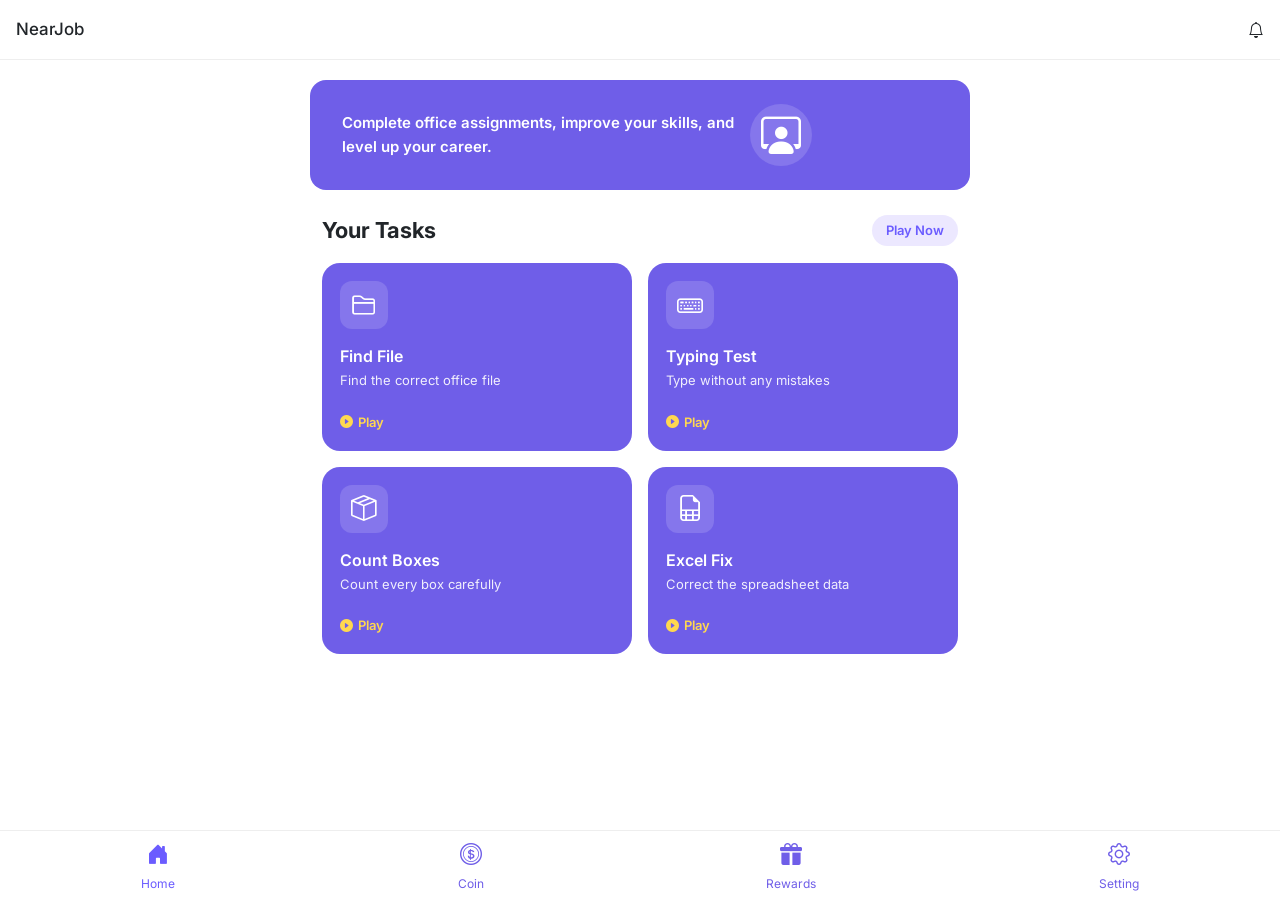
<file: index.html>
<!DOCTYPE html>
<html lang="en">
<head>
<meta charset="UTF-8">
<meta name="viewport" content="width=device-width,initial-scale=1,maximum-scale=1,user-scalable=no,shrink-to-fit=no,viewport-fit=cover">

<title> NearJob </title>

<link href="https://cdn.jsdelivr.net/npm/bootstrap@5.3.3/dist/css/bootstrap.min.css" rel="stylesheet">
<link rel="stylesheet" href="https://cdn.jsdelivr.net/npm/bootstrap-icons@1.11.3/font/bootstrap-icons.min.css">

<link rel="stylesheet" href="css/global.css?v=11.07.26">
<link rel="stylesheet" href="css/style.css?v=11.07.26">

</head>
<body>

<!-- Header -->

<header class="header d-flex justify-content-between align-items-center px-3 py-2">

  <!-- Brand -->
  <h1 class="brand m-0"> NearJob </h1>

  <!-- Right Icons -->
  <nav class="d-flex align-items-center gap-2">
      <!-- Notifications -->
      <a href="notifications/notifications.html" class="icon-circle position-relative">
         <i class="bi bi-bell"></i>
     </a>
  </nav>

</header>

<!----------- Banner ----------->

<section class="hero py-4">
    <div class="container">
        <div class="row align-items-center g-3">
            <div class="col-8">
                <h6 class="mb-0">Complete office assignments, improve your skills, and level up your career.</h6>
            </div>
            <div class="col-4 text-end">
                <div class="hero-avatar">
                    <i class="bi bi-person-workspace fs-1"></i>
                </div>
            </div>
        </div>
    </div>
</section>


<div class="container my-4">

    <div class="d-flex justify-content-between align-items-center mb-3">
        <div class="section-title">  Your Tasks </div>
        <div class="section-sub-title"> Play Now </div>
    </div>


  <!-------------------------------------------------->
    <div class="row g-3 mb-5">

        <div class="col-6">
            <a href="Games/Find-files.html" class="task-card">
                <div class="icon-box"> <i class="bi bi-folder2"></i> </div>
                <h6>Find File</h6>
                <p>Find the correct office file</p>
                <div class="play-small"> <i class="bi bi-play-circle-fill"></i> Play </div>
            </a>
        </div>

        <div class="col-6">
            <a href="Games/Typing.html" class="task-card">
                <div class="icon-box"> <i class="bi bi-keyboard"></i></div>
                <h6>Typing Test</h6>
                <p>Type without any mistakes</p>
                <div class="play-small"> <i class="bi bi-play-circle-fill"></i> Play </div>
            </a>
        </div>

        <div class="col-6">
            <a href="Games/count-box.html" class="task-card">
                <div class="icon-box">
                    <i class="bi bi-box-seam"></i>
                </div>
                <h6>Count Boxes</h6>
                <p>Count every box carefully</p>
                <div class="play-small"> <i class="bi bi-play-circle-fill"></i> Play </div>
            </a>
        </div>

        <div class="col-6">
            <a href="Games/exclesheet.html" class="task-card">
                <div class="icon-box"> <i class="bi bi-file-earmark-spreadsheet"></i> </div>
                <h6>Excel Fix</h6>
                <p>Correct the spreadsheet data</p>
                <div class="play-small"> <i class="bi bi-play-circle-fill"></i> Play </div>
            </a>
        </div>

    </div>

</div>

<!-- Bottom Navigation -->

<nav class="bottom-nav">
    <a onclick="location.reload()" class="active"> <i class="bi bi-house-door-fill"></i> Home </a>
    <a href="points/coin-history.html"> <i class="bi bi-coin"></i> Coin </a>
    <a href="points/rewards.html"> <i class="bi bi-gift-fill"></i> Rewards </a>
    <a href="pages/settings.html"> <i class="bi bi-gear"></i> Setting </a>
</nav>

</body>
</html>
</file>
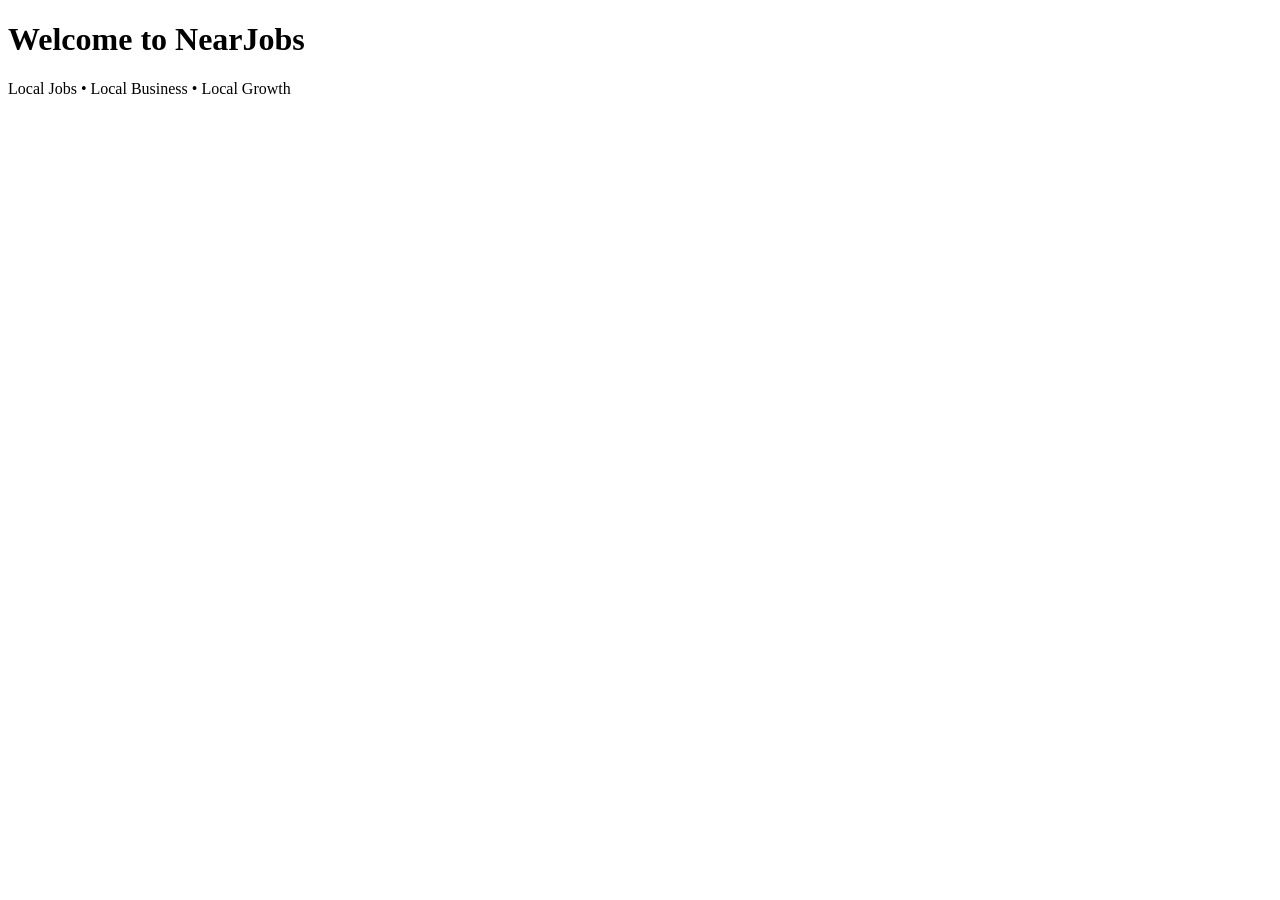
<file: opengraph.html>
<!DOCTYPE html>
<html lang="en">
<head>
    <meta charset="UTF-8">
    <meta name="viewport" content="width=device-width, initial-scale=1.0">

    <title>NearJobs - Local Jobs Near You</title>
    <meta name="description" content="Find local jobs, businesses, and opportunities in your town with NearJobs.">

    <!-- Open Graph -->
    <meta property="og:type" content="website">
    <meta property="og:title" content="NearJobs - Local Jobs Near You">
    <meta property="og:description" content="Find local jobs, businesses, and opportunities in your town.">
    <meta property="og:image" content="https://example.com/assets/og-image.jpg">

    <!-- Twitter Card -->
    <meta name="twitter:card" content="summary_large_image">
    <meta name="twitter:title" content="NearJobs - Local Jobs Near You">
    <meta name="twitter:description" content="Find local jobs, businesses, and opportunities in your town.">
    <meta name="twitter:image" content="https://example.com/assets/og-image.jpg">

    <!-- Favicon -->
    <link rel="icon" href="favicon.ico">
</head>
<body>

    <h1>Welcome to NearJobs</h1>
    <p>Local Jobs • Local Business • Local Growth</p>

</body>
</html>
</file>
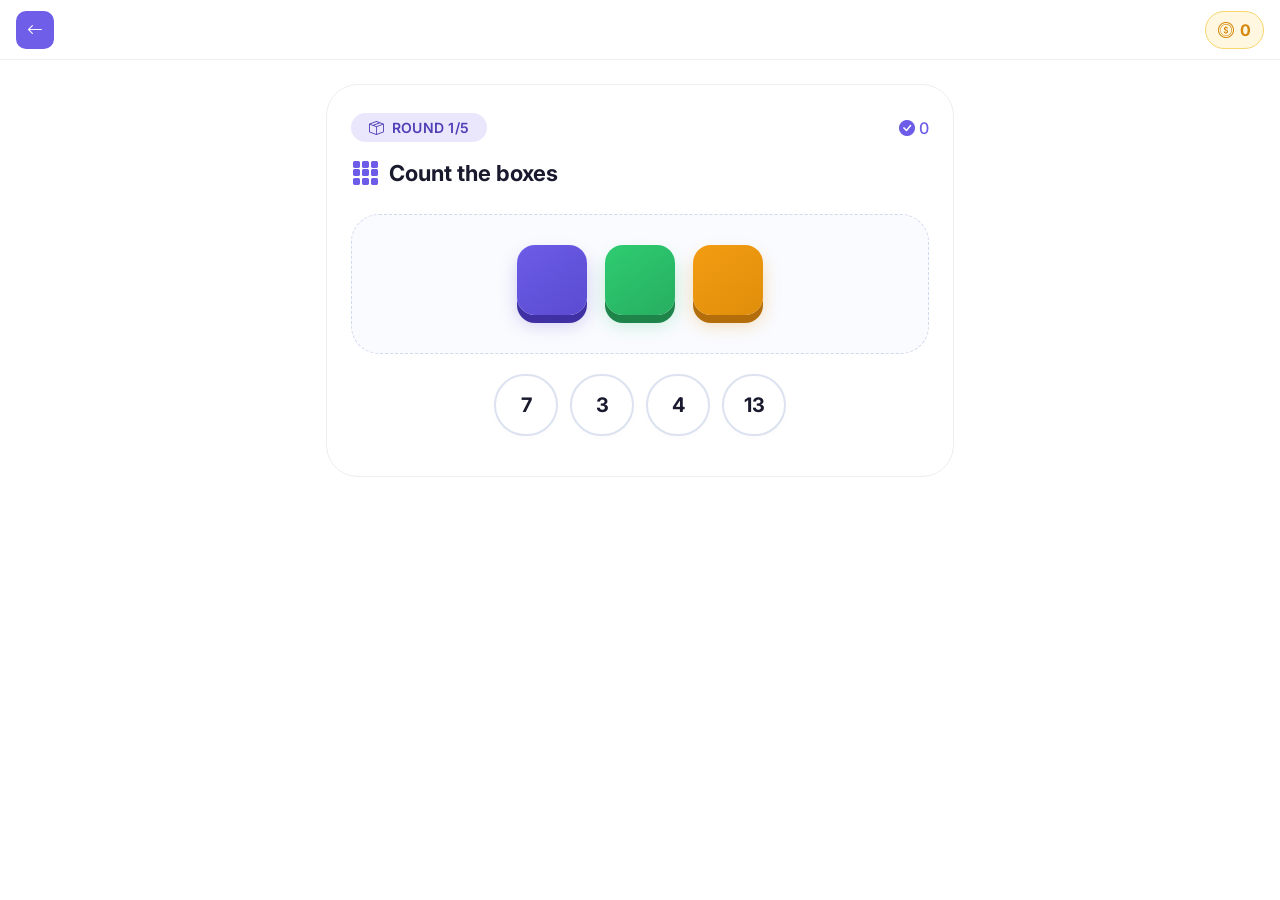
<file: Games/count-box.html>
<!DOCTYPE html>
<html lang="en">
<head>
  <meta charset="UTF-8">
  <meta name="viewport" content="width=device-width,initial-scale=1,maximum-scale=1,user-scalable=no,shrink-to-fit=no,viewport-fit=cover">
  
  <title> Count the Boxes </title>
  
  <link href="https://cdn.jsdelivr.net/npm/bootstrap@5.3.3/dist/css/bootstrap.min.css" rel="stylesheet">
  <link href="https://cdn.jsdelivr.net/npm/bootstrap-icons@1.11.3/font/bootstrap-icons.css" rel="stylesheet">
  
  <link rel="stylesheet" href="../css/global.css?v=11.07.26">
  <link rel="stylesheet" href="css/count-box.css?v=11.07.26">
  
</head>
<body>

<header class="header d-flex justify-content-between align-items-center px-3 py-2">
      <!-- Brand -->
      <button class="back-btn" onclick="history.back()"><i class="bi bi-arrow-left"></i></button>

      <!-- Right Icons -->
      <nav class="d-flex align-items-center gap-2">
         <div class="header-badge"><i class="bi bi-coin"></i> <span id="headerCoins">0</span></div>
     </nav>
</header>

  
<div class="game-wrapper" id="gameApp">
  <div class="count-card" id="gameCard">
    <div class="d-flex justify-content-between align-items-center">
      <span class="round-badge"><i class="bi bi-box-seam me-1"></i> ROUND <span id="roundNum">1</span>/5</span>
      <span style="font-weight:500; color:#6C5CE7;"><i class="bi bi-check-circle-fill me-1"></i><span id="scoreDisplay">0</span></span>
    </div>

    <div class="question-title">
      <i class="bi bi-grid-3x3-gap-fill"></i> Count the boxes
    </div>

    <div class="box-grid" id="boxGrid"></div>

    <div class="options-grid" id="optionsContainer"></div>

    <div class="feedback" id="feedback"><i class="bi"></i> <span id="feedbackText"></span></div>
  </div>

  <div class="completion-card" id="completionCard">
    <div class="big-icon" id="resultIcon">🏆</div>
    <h3 id="resultTitle">Great counting!</h3>
    <div class="reward-box" id="rewardBox"><i class="bi bi-coin"></i> +0</div>
    <p class="sub-message" id="resultSub">You got 0/5 correct</p>
    <button class="btn-retry" onclick="resetGame()">Play again</button>
  </div>
</div>

<script>
  (function() {
    const TOTAL_ROUNDS = 5;
    let rounds = [];
    let currentRound = 0;
    let score = 0;
    let answered = false;
    let gameFinished = false;

    let coins = parseInt(localStorage.getItem('MySalary')) || 0;

    const $ = id => document.getElementById(id);
    const boxGrid = $('boxGrid');
    const optionsContainer = $('optionsContainer');
    const feedback = $('feedback');
    const feedbackText = $('feedbackText');
    const roundNum = $('roundNum');
    const scoreDisplay = $('scoreDisplay');
    const headerCoins = $('headerCoins');
    const gameCard = $('gameCard');
    const completionCard = $('completionCard');
    const resultIcon = $('resultIcon');
    const resultTitle = $('resultTitle');
    const rewardBox = $('rewardBox');
    const resultSub = $('resultSub');

    function updateHeaderCoins() {
      headerCoins.textContent = coins;
    }

    function androidNotify() {
      if (window.Android && typeof Android.notifyuser === 'function') {
        Android.notifyuser(1);
      }
    }

    function addToHistory(gameName, coinsEarned) {
      try {
        let history = [];
        const stored = localStorage.getItem('gameHistory');
        if (stored) {
          try { history = JSON.parse(stored); if (!Array.isArray(history)) history = []; } catch(_) { history = []; }
        }
        history.push({ game: gameName, coins: coinsEarned, date: new Date().toISOString() });
        if (history.length > 100) history = history.slice(-100);
        localStorage.setItem('gameHistory', JSON.stringify(history));
      } catch(_) {}
    }

    function randomCount() {
      return Math.floor(Math.random() * 13) + 3;
    }

    // FIXED: Build options - ALWAYS include the correct answer
    function buildOptions(correct) {
      // Start with correct answer
      let options = [correct];
      
      // Add random unique numbers until we have 4
      let attempts = 0;
      while (options.length < 4 && attempts < 100) {
        attempts++;
        const num = randomCount();
        if (!options.includes(num)) {
          options.push(num);
        }
      }
      
      // Shuffle the options
      for (let i = options.length - 1; i > 0; i--) {
        const j = Math.floor(Math.random() * (i + 1));
        [options[i], options[j]] = [options[j], options[i]];
      }
      
      return options;
    }

    function generateRounds() {
      const newRounds = [];
      for (let i = 0; i < TOTAL_ROUNDS; i++) {
        const count = randomCount();
        const opts = buildOptions(count);
        newRounds.push({ count, options: opts });
      }
      return newRounds;
    }

    function renderRound() {
      if (gameFinished) return;
      const round = rounds[currentRound];
      if (!round) return;

      roundNum.textContent = currentRound + 1;
      scoreDisplay.textContent = score;

      boxGrid.innerHTML = '';
      for (let i = 0; i < round.count; i++) {
        const box = document.createElement('div');
        box.className = 'box-item';
        boxGrid.appendChild(box);
      }

      optionsContainer.innerHTML = '';
      round.options.forEach(num => {
        const btn = document.createElement('button');
        btn.className = 'num-opt';
        btn.textContent = num;
        btn.dataset.value = num;
        btn.onclick = () => handleAnswer(num);
        optionsContainer.appendChild(btn);
      });

      feedback.className = 'feedback';
      feedback.style.display = 'none';
      answered = false;
    }

    function handleAnswer(selected) {
      if (answered || gameFinished) return;
      const round = rounds[currentRound];
      const correct = round.count;
      const isCorrect = (selected === correct);

      const btns = document.querySelectorAll('.num-opt');
      btns.forEach(b => b.classList.add('disabled'));

      btns.forEach(b => {
        const val = parseInt(b.dataset.value, 10);
        if (val === correct) b.classList.add('correct');
        if (val === selected && !isCorrect) b.classList.add('wrong');
      });

      if (isCorrect) score++;

      feedback.className = `feedback show ${isCorrect ? 'correct' : 'wrong'}`;
      const icon = feedback.querySelector('i');
      icon.className = `bi ${isCorrect ? 'bi-check-circle-fill' : 'bi-x-circle-fill'}`;
      feedbackText.textContent = isCorrect ? '✅ Exactly right!' : `❌ Oops! There were ${correct} boxes.`;
      feedback.style.display = 'flex';

      answered = true;

      setTimeout(() => {
        if (currentRound < TOTAL_ROUNDS - 1) {
          currentRound++;
          renderRound();
        } else {
          finishGame();
        }
      }, 1800);
    }

    function finishGame() {
      gameFinished = true;
      gameCard.style.display = 'none';
      completionCard.classList.add('show');

      const passed = score >= 3;
      resultIcon.textContent = passed ? '🎉' : '😌';
      resultTitle.textContent = passed ? 'Count master!' : 'Good effort!';
      const reward = passed ? 10 : 0;
      rewardBox.innerHTML = `<i class="bi bi-coin"></i> +${reward}`;
      resultSub.textContent = `You got ${score}/${TOTAL_ROUNDS} correct ${passed ? '🌟 Keep it up!' : 'Try again for coins!'}`;

      if (passed) {
        coins += 10;
        localStorage.setItem('MySalary', coins);
        updateHeaderCoins();
        addToHistory('Count the Boxes', 10);
        androidNotify();
      }
    }

    function resetGame() {
      rounds = generateRounds();
      currentRound = 0;
      score = 0;
      gameFinished = false;
      answered = false;
      completionCard.classList.remove('show');
      gameCard.style.display = 'block';
      renderRound();
      updateHeaderCoins();
    }

    function initGame() {
      rounds = generateRounds();
      currentRound = 0;
      score = 0;
      gameFinished = false;
      answered = false;
      updateHeaderCoins();
      renderRound();
    }

    window.resetGame = resetGame;
    initGame();
  })();
</script>

</body>
</html>
</file>
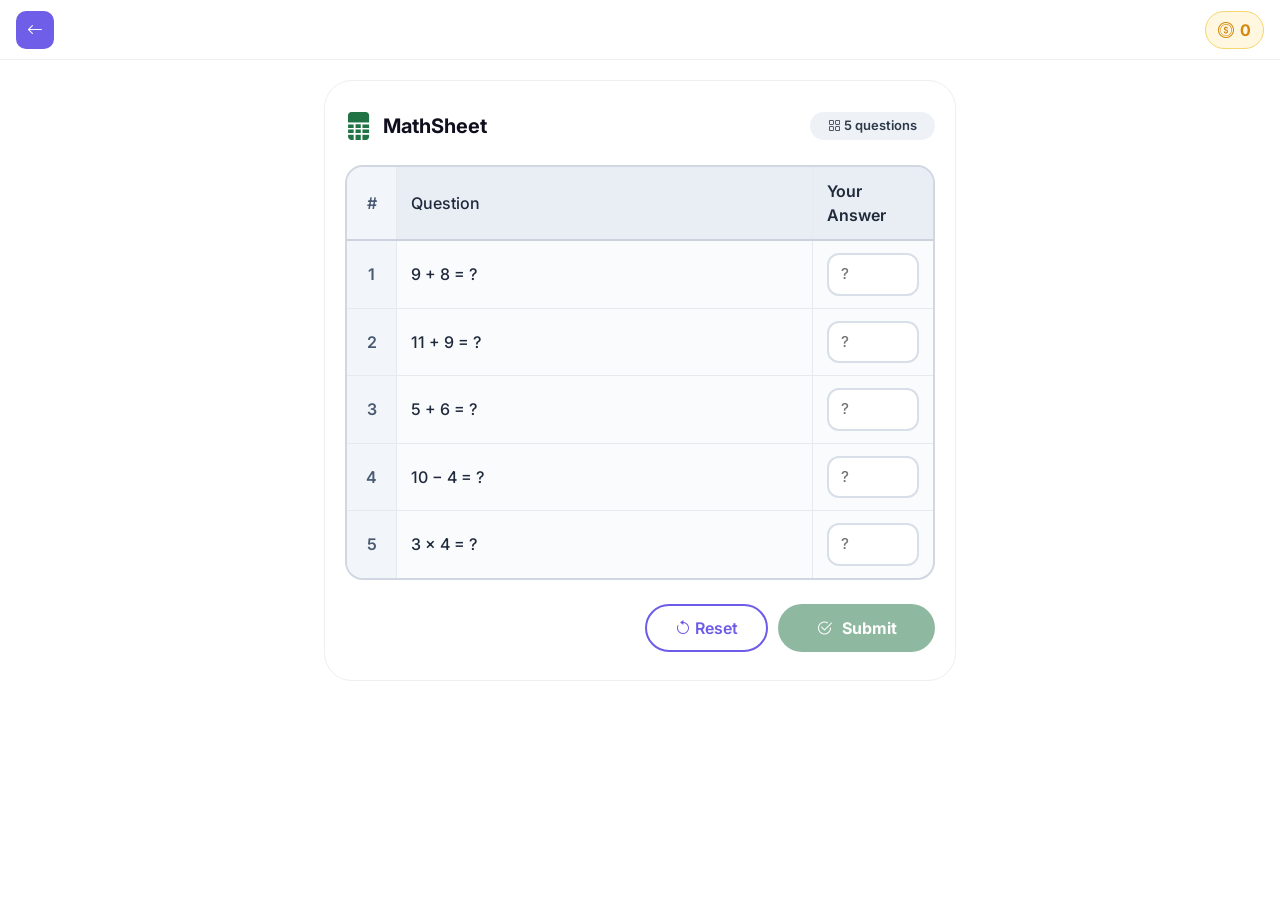
<file: Games/exclesheet.html>
<!DOCTYPE html>
<html lang="en">
<head>
  <meta charset="UTF-8">
  <meta name="viewport" content="width=device-width,initial-scale=1,maximum-scale=1,user-scalable=no,shrink-to-fit=no,viewport-fit=cover">
  
  <title>Excel Math Quiz · Easy</title>
  <link href="https://cdn.jsdelivr.net/npm/bootstrap@5.3.3/dist/css/bootstrap.min.css" rel="stylesheet">
  <link href="https://cdn.jsdelivr.net/npm/bootstrap-icons@1.11.3/font/bootstrap-icons.css" rel="stylesheet">
  
  <link rel="stylesheet" href="css/exclesheet.css?v=11.07.26">
  <link rel="stylesheet" href="../css/global.css?v=11.07.26">
  
</head>
<body>

<header class="header d-flex justify-content-between align-items-center px-3 py-2">
      <!-- Brand -->
      <button class="back-btn" onclick="history.back()"><i class="bi bi-arrow-left"></i></button>

      <!-- Right Icons -->
      <nav class="d-flex align-items-center gap-2">
         <div class="header-badge"><i class="bi bi-coin"></i> <span id="headerCoins">0</span></div>
     </nav>
</header>
  

<div class="quiz-container" id="quizApp">
  <!-- Excel Sheet Card -->
  <div class="sheet-card" id="sheetCard">
    <div class="sheet-header">
      <div class="sheet-title"><i class="bi bi-file-spreadsheet-fill"></i> MathSheet </div>
      <div class="status-badge" id="statusBadge"><i class="bi bi-grid"></i> 5 questions</div>
    </div>

    <div class="excel-grid" id="excelGrid">
      <!-- header row -->
      <div class="grid-row header-row">
        <div class="grid-cell cell-index">#</div>
        <div class="grid-cell cell-question">Question</div>
        <div class="grid-cell cell-answer">Your Answer</div>
      </div>
      <!-- rows generated by JS -->
    </div>

    <div class="action-bar">
      <div style="display:flex;gap:10px;flex-wrap:wrap">
        <button class="btn-reset" id="resetBtn" onclick="resetQuiz()"><i class="bi bi-arrow-counterclockwise"></i> Reset</button>
        <button class="btn-submit" id="submitBtn" onclick="submitQuiz()" disabled><i class="bi bi-check2-circle"></i> Submit</button>
      </div>
    </div>
    <!-- dynamic message area (kept for extra feedback if needed) -->
    <div id="messageArea"></div>
  </div>

  <!-- Completion / reward card (always shows after submit) -->
  <div class="completion-card" id="completionCard">
    <div class="big-icon" id="resultIcon">🎉</div>
    <h3 id="resultTitle">Perfect!</h3>
    <div class="reward-box" id="rewardBox"><i class="bi bi-coin"></i> +0</div>
    <p id="resultSub">You got 5/5 correct</p>
    <button class="btn-reset" onclick="resetQuiz()" style="margin-top:8px;"><i class="bi bi-arrow-counterclockwise"></i> Try Again</button>
  </div>
</div>

<script>
  (function() {
    // ----- EASY MATH QUESTIONS -----
    const QUESTION_BANK = [
      { q: '2 + 3 = ?', ans: 5 },
      { q: '10 − 4 = ?', ans: 6 },
      { q: '3 × 4 = ?', ans: 12 },
      { q: '12 ÷ 3 = ?', ans: 4 },
      { q: '5 + 6 = ?', ans: 11 },
      { q: '20 − 8 = ?', ans: 12 },
      { q: '7 × 2 = ?', ans: 14 },
      { q: '16 ÷ 4 = ?', ans: 4 },
      { q: '9 + 8 = ?', ans: 17 },
      { q: '15 − 7 = ?', ans: 8 },
      { q: '6 × 5 = ?', ans: 30 },
      { q: '24 ÷ 6 = ?', ans: 4 },
      { q: '11 + 9 = ?', ans: 20 },
      { q: '30 − 12 = ?', ans: 18 },
      { q: '8 × 3 = ?', ans: 24 },
      { q: '42 ÷ 7 = ?', ans: 6 },
      { q: '14 + 7 = ?', ans: 21 },
      { q: '25 − 9 = ?', ans: 16 },
      { q: '4 × 7 = ?', ans: 28 },
      { q: '36 ÷ 6 = ?', ans: 6 }
    ];

    function pickRandomQuestions(count = 5) {
      const shuffled = [...QUESTION_BANK];
      for (let i = shuffled.length - 1; i > 0; i--) {
        const j = Math.floor(Math.random() * (i + 1));
        [shuffled[i], shuffled[j]] = [shuffled[j], shuffled[i]];
      }
      return shuffled.slice(0, count);
    }

    // ----- STATE -----
    let currentQuestions = pickRandomQuestions(5);
    let userAnswers = currentQuestions.map(() => '');
    let answerStatus = currentQuestions.map(() => null);
    let isSubmitted = false;
    let coins = parseInt(localStorage.getItem('MySalary')) || 0;

    // DOM refs
    const grid = document.getElementById('excelGrid');
    const headerCoins = document.getElementById('headerCoins');
    const submitBtn = document.getElementById('submitBtn');
    const resetBtn = document.getElementById('resetBtn');
    const sheetCard = document.getElementById('sheetCard');
    const completionCard = document.getElementById('completionCard');
    const resultIcon = document.getElementById('resultIcon');
    const resultTitle = document.getElementById('resultTitle');
    const rewardBox = document.getElementById('rewardBox');
    const resultSub = document.getElementById('resultSub');
    const statusBadge = document.getElementById('statusBadge');

    function updateCoins() {
      headerCoins.textContent = coins;
    }

    function androidNotify() {
      if (window.Android && typeof Android.notifyuser === 'function') {
        Android.notifyuser(1);
      }
    }

    function addToHistory(gameName, coinsEarned) {
      try {
        let history = [];
        const stored = localStorage.getItem('gameHistory');
        if (stored) {
          try { history = JSON.parse(stored); if (!Array.isArray(history)) history = []; } catch(e) { history = []; }
        }
        history.push({ game: gameName, coins: coinsEarned, date: new Date().toISOString() });
        if (history.length > 100) history = history.slice(-100);
        localStorage.setItem('gameHistory', JSON.stringify(history));
      } catch(e) {}
    }

    // ----- RENDER GRID -----
    function renderGrid() {
      while (grid.children.length > 1) {
        grid.removeChild(grid.lastChild);
      }

      currentQuestions.forEach((q, idx) => {
        const row = document.createElement('div');
        row.className = 'grid-row';
        row.dataset.index = idx;

        const idxCell = document.createElement('div');
        idxCell.className = 'grid-cell cell-index';
        idxCell.textContent = idx + 1;

        const qCell = document.createElement('div');
        qCell.className = 'grid-cell cell-question';
        qCell.textContent = q.q;

        const ansCell = document.createElement('div');
        ansCell.className = 'grid-cell cell-answer';

        const input = document.createElement('input');
        input.type = 'number';
        input.placeholder = '?';
        input.value = userAnswers[idx] || '';
        input.id = `ans_${idx}`;
        input.autocomplete = 'off';

        if (isSubmitted) {
          input.disabled = true;
          const status = answerStatus[idx];
          if (status === 'correct') input.classList.add('correct');
          else if (status === 'wrong') input.classList.add('wrong');
        } else {
          input.disabled = false;
        }

        input.addEventListener('input', function(e) {
          if (isSubmitted) return;
          userAnswers[idx] = this.value;
          this.classList.remove('correct', 'wrong');
          updateSubmitButton();
        });

        ansCell.appendChild(input);
        row.appendChild(idxCell);
        row.appendChild(qCell);
        row.appendChild(ansCell);
        grid.appendChild(row);
      });

      statusBadge.innerHTML = `<i class="bi bi-grid"></i> ${currentQuestions.length} questions`;
      updateSubmitButton();
    }

    // enable submit only if all fields are filled AND not submitted
    function updateSubmitButton() {
      const filled = userAnswers.filter(v => v !== '' && v !== null && v !== undefined && v.trim() !== '').length;
      const total = currentQuestions.length;
      const allFilled = (filled === total);
      if (!isSubmitted && allFilled) {
        submitBtn.disabled = false;
      } else {
        submitBtn.disabled = true;
      }
    }

    // ----- SUBMIT -----
    function submitQuiz() {
      if (isSubmitted) return;

      // double-check all filled
      const allFilled = userAnswers.every(v => v !== '' && v !== null && v !== undefined && v.trim() !== '');
      if (!allFilled) {
        submitBtn.disabled = true;
        return;
      }

      // evaluate
      let correctCount = 0;
      const inputs = document.querySelectorAll('.grid-row input[type="number"]');
      inputs.forEach((input, idx) => {
        const userVal = parseFloat(userAnswers[idx]);
        const correctVal = currentQuestions[idx].ans;
        const isCorrect = (userVal === correctVal);
        if (isCorrect) {
          correctCount++;
          answerStatus[idx] = 'correct';
          input.classList.add('correct');
        } else {
          answerStatus[idx] = 'wrong';
          input.classList.add('wrong');
        }
        input.disabled = true;
      });

      isSubmitted = true;
      submitBtn.disabled = true;

      const total = currentQuestions.length;
      const half = Math.ceil(total / 2);
      const earned = (correctCount >= half);

      // --- ALWAYS SHOW RESULT POPUP ---
      sheetCard.style.display = 'none';
      completionCard.classList.remove('lose'); // reset
      
      if (earned) {
        coins += 10;
        localStorage.setItem('MySalary', coins);
        updateCoins();
        addToHistory('Excel Math Quiz (Easy)', 10);
        androidNotify();

        resultIcon.textContent = '🌟';
        resultTitle.textContent = 'Well Done!';
        rewardBox.className = 'reward-box';
        rewardBox.innerHTML = `<i class="bi bi-coin"></i> +10`;
        resultSub.textContent = `You got ${correctCount}/${total} correct (≥50%). Coins earned! 🎉`;
        completionCard.style.borderColor = '#4CAF50';
      } else {
        resultIcon.textContent = '😅';
        resultTitle.textContent = 'Keep Trying!';
        rewardBox.className = 'reward-box lose-box';
        rewardBox.innerHTML = `<i class="bi bi-coin"></i> +0`;
        resultSub.textContent = `You got ${correctCount}/${total} correct (need at least ${half}). No coins this time.`;
        completionCard.style.borderColor = '#e57373';
      }
      completionCard.classList.add('show');
    }

    // ----- RESET -----
    function resetQuiz() {
      currentQuestions = pickRandomQuestions(5);
      userAnswers = currentQuestions.map(() => '');
      answerStatus = currentQuestions.map(() => null);
      isSubmitted = false;
      submitBtn.disabled = true;

      sheetCard.style.display = 'block';
      completionCard.classList.remove('show');
      completionCard.classList.remove('lose');

      renderGrid();
      statusBadge.innerHTML = `<i class="bi bi-grid"></i> ${currentQuestions.length} questions`;
      updateSubmitButton();

      const firstInput = document.querySelector('.grid-row input');
      if (firstInput) firstInput.focus();
    }

    // ----- INIT -----
    function init() {
      updateCoins();
      renderGrid();
      completionCard.classList.remove('show');
      sheetCard.style.display = 'block';
      updateSubmitButton();
    }

    window.resetQuiz = resetQuiz;
    window.submitQuiz = submitQuiz;

    init();
  })();
</script>
</body>
</html>
</file>
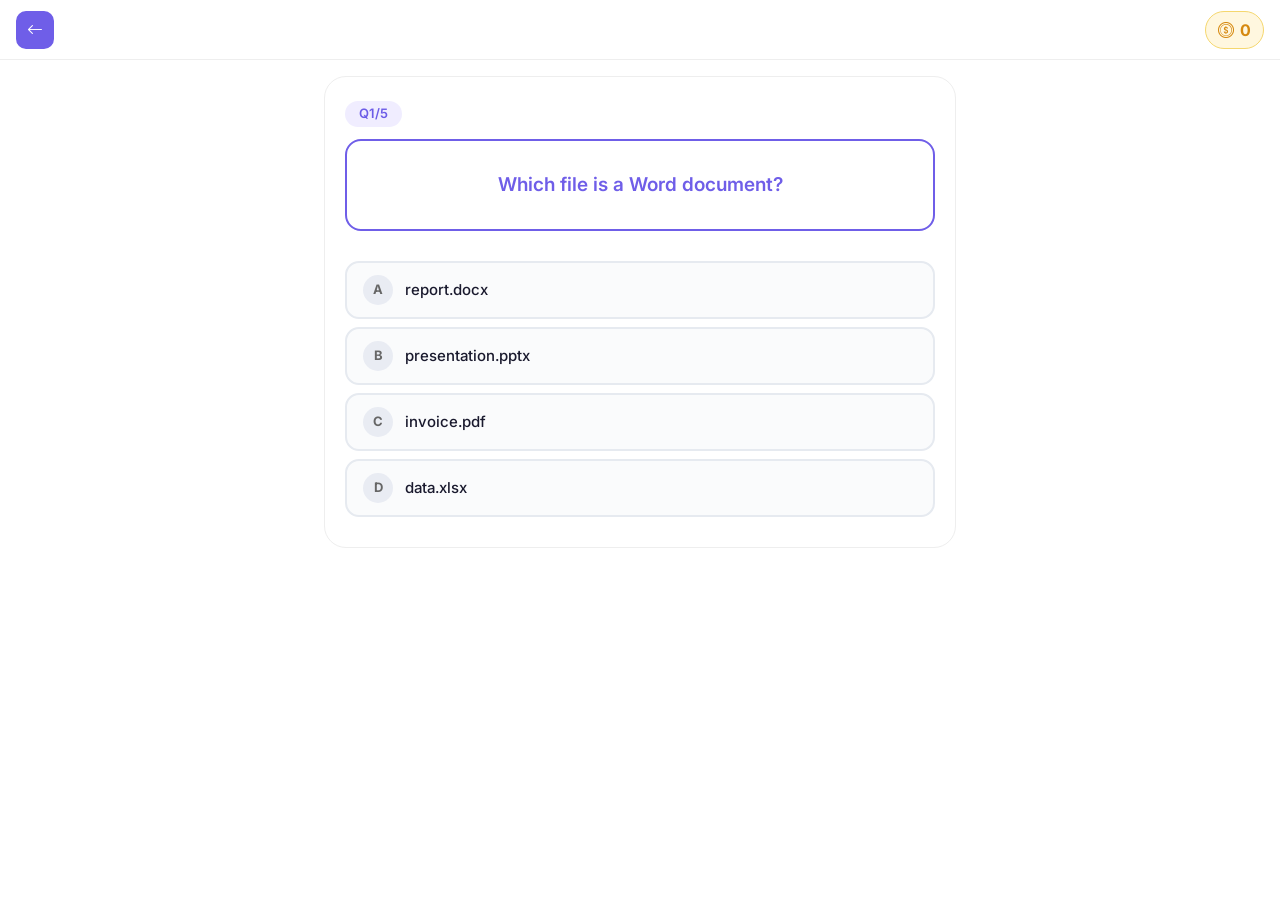
<file: Games/Find-files.html>
<!DOCTYPE html>
<html lang="en">
<head>
  <meta charset="UTF-8">
  <meta name="viewport" content="width=device-width, initial-scale=1">
  <title>Find the File</title>
  <link href="https://cdn.jsdelivr.net/npm/bootstrap@5.3.3/dist/css/bootstrap.min.css" rel="stylesheet">
  <link href="https://cdn.jsdelivr.net/npm/bootstrap-icons@1.11.3/font/bootstrap-icons.css" rel="stylesheet">

  <link rel="stylesheet" href="css/find-file.css?v10.07.26">
  <link rel="stylesheet" href="../css/global.css?v10.07.26">
  
</head>
<body>

  <header class="header d-flex justify-content-between align-items-center px-3 py-2">
      <!-- Brand -->
      <button class="back-btn" onclick="history.back()"><i class="bi bi-arrow-left"></i></button>

      <!-- Right Icons -->
      <nav class="d-flex align-items-center gap-2">
         <div class="header-badge"><i class="bi bi-coin"></i> <span id="headerCoins">0</span></div>
     </nav>
</header>

<div class="quiz-container" id="quizApp">
  <div class="question-card" id="questionCard">
    <div class="q-header">
      <span class="q-number" id="qNumber">Q1/5</span>
    </div>
    <div class="question-text" id="qText">Which file is correct?</div>
    <div class="options-grid" id="optionsContainer"></div>
    <div class="feedback" id="feedback"><i class="bi"></i> <span id="feedbackText"></span></div>
  </div>
  <div class="completion-card" id="completionCard">
    <div class="big-icon" id="resultIcon">🎉</div>
    <h3 id="resultTitle">Quiz Complete!</h3>
    <div class="reward-box" id="rewardBox"><i class="bi bi-coin"></i> +0</div>
    <p id="resultSub">You got 0/5 correct</p>
    <button class="btn-retry" onclick="resetQuiz()">Try Again</button>
  </div>
</div>

<script>
  const allQuestions = [
  { q: 'Which file is a Word document?', opts: ['report.docx', 'presentation.pptx', 'invoice.pdf', 'data.xlsx'], ans: 0 },
  { q: 'Which file is an Excel spreadsheet?', opts: ['letter.doc', 'budget.xlsx', 'contract.pdf', 'slides.pptx'], ans: 1 },
  { q: 'Which file is a PDF document?', opts: ['sheet.xls', 'notes.docx', 'manual.pdf', 'chart.pptx'], ans: 2 },
  { q: 'Which file is a PowerPoint presentation?', opts: ['report.docx', 'invoice.pdf', 'data.csv', 'proposal.pptx'], ans: 3 },
  { q: 'Which file is a compressed ZIP archive?', opts: ['document.docx', 'backup.zip', 'spreadsheet.xlsx', 'image.png'], ans: 1 },
  { q: 'Which file is an image?', opts: ['presentation.pptx', 'document.pdf', 'photo.jpg', 'spreadsheet.xlsx'], ans: 2 },
  { q: 'Which file is a text document?', opts: ['notes.txt', 'slides.pptx', 'report.pdf', 'budget.xlsx'], ans: 0 },
  { q: 'Which file is a CSV file?', opts: ['invoice.pdf', 'data.csv', 'presentation.pptx', 'report.docx'], ans: 1 },
  { q: 'Which file is a JSON file?', opts: ['notes.docx', 'image.png', 'data.xlsx', 'config.json'], ans: 3 },
  { q: 'Which file is an XML file?', opts: ['report.pdf', 'settings.xml', 'budget.xlsx', 'presentation.pptx'], ans: 1 }
  ];

  function getRandomQuestions(count) {
    const shuffled = [...allQuestions];
    for (let i = shuffled.length - 1; i > 0; i--) {
      const j = Math.floor(Math.random() * (i + 1));
      [shuffled[i], shuffled[j]] = [shuffled[j], shuffled[i]];
    }
    return shuffled.slice(0, count);
  }

  let qs = getRandomQuestions(5);
  let idx=0, score=0, answered=false, done=false, coins=parseInt(localStorage.getItem('MySalary'))||0;

  const $=id=>document.getElementById(id);
  const qNum=$('qNumber'), qText=$('qText'), opts=$('optionsContainer'), fb=$('feedback'), fbText=$('feedbackText');
  const headerCoins=$('headerCoins'), qCard=$('questionCard'), compCard=$('completionCard');
  const resultIcon=$('resultIcon'), resultTitle=$('resultTitle'), rewardBox=$('rewardBox'), resultSub=$('resultSub');

  function updateCoins(){ headerCoins.textContent=coins; }

  function androidNotify(){ 
    if(window.Android && typeof Android.notifyuser === 'function') {
      Android.notifyuser(1); 
    }
  }

  function addToHistory(gameName, coinsEarned) {
    try {
      let history = [];
      const stored = localStorage.getItem('gameHistory');
      if (stored) {
        try {
          history = JSON.parse(stored);
          if (!Array.isArray(history)) history = [];
        } catch(e) { history = []; }
      }
      const entry = { game: gameName, coins: coinsEarned, date: new Date().toISOString() };
      history.push(entry);
      if (history.length > 100) history = history.slice(-100);
      localStorage.setItem('gameHistory', JSON.stringify(history));
    } catch(e) {}
  }

  function render(){
    if(done) return;
    const q=qs[idx];
    qNum.textContent=`Q${idx+1}/5`;
    qText.textContent = q.q;
    opts.innerHTML='';
    const letters=['A','B','C','D'];
    q.opts.forEach((opt,i)=>{
      const btn=document.createElement('button');
      btn.className='opt-btn';
      btn.innerHTML=`<span class="letter">${letters[i]}</span><span class="label">${opt}</span>`;
      btn.onclick=()=>answer(i);
      opts.appendChild(btn);
    });
    fb.className='feedback';
    fb.style.display='none';
    answered=false;
  }

  function answer(selected){
    if(answered || done) return;
    const q=qs[idx], correct=selected===q.ans;
    const btns=document.querySelectorAll('.opt-btn');
    btns.forEach(b=>b.classList.add('disabled'));
    btns.forEach((b,i)=>{
      if(i===q.ans) b.classList.add('correct');
      if(i===selected && !correct) b.classList.add('wrong');
    });
    if(correct) score++;
    fb.className=`feedback show ${correct?'correct':'wrong'}`;
    fb.querySelector('i').className=`bi ${correct?'bi-check-circle-fill':'bi-x-circle-fill'}`;
    fbText.textContent=correct?'Correct!':`Wrong! Correct: ${q.opts[q.ans]}`;
    answered=true;
    
    setTimeout(()=>{
      if(idx<4){
        idx++;
        render();
      }else{
        finish();
      }
    },2000);
  }

  function finish(){
    done=true;
    qCard.style.display='none';
    compCard.classList.add('show');
    const passed=score>=3;
    resultIcon.textContent=passed?'🎉':'😅';
    resultTitle.textContent=passed?'Quiz Complete!':'Keep Trying!';
    const reward=passed?10:0;
    rewardBox.innerHTML=`<i class="bi bi-coin"></i> +${reward}`;
    resultSub.textContent=`You got ${score}/5 correct ${passed?'🎊':'Better luck next time!'}`;
    
    if(passed){
      coins+=10;
      localStorage.setItem('MySalary', coins);
      updateCoins();
      addToHistory('Find the File', 10);
      androidNotify();
    }
    // No history saved when user doesn't earn coins
  }

  function resetQuiz(){
    qs = getRandomQuestions(5);
    idx=0; score=0; done=false; answered=false;
    compCard.classList.remove('show');
    qCard.style.display='block';
    render();
    updateCoins();
  }

  updateCoins();
  render();
</script>
</body>
</html>
</file>
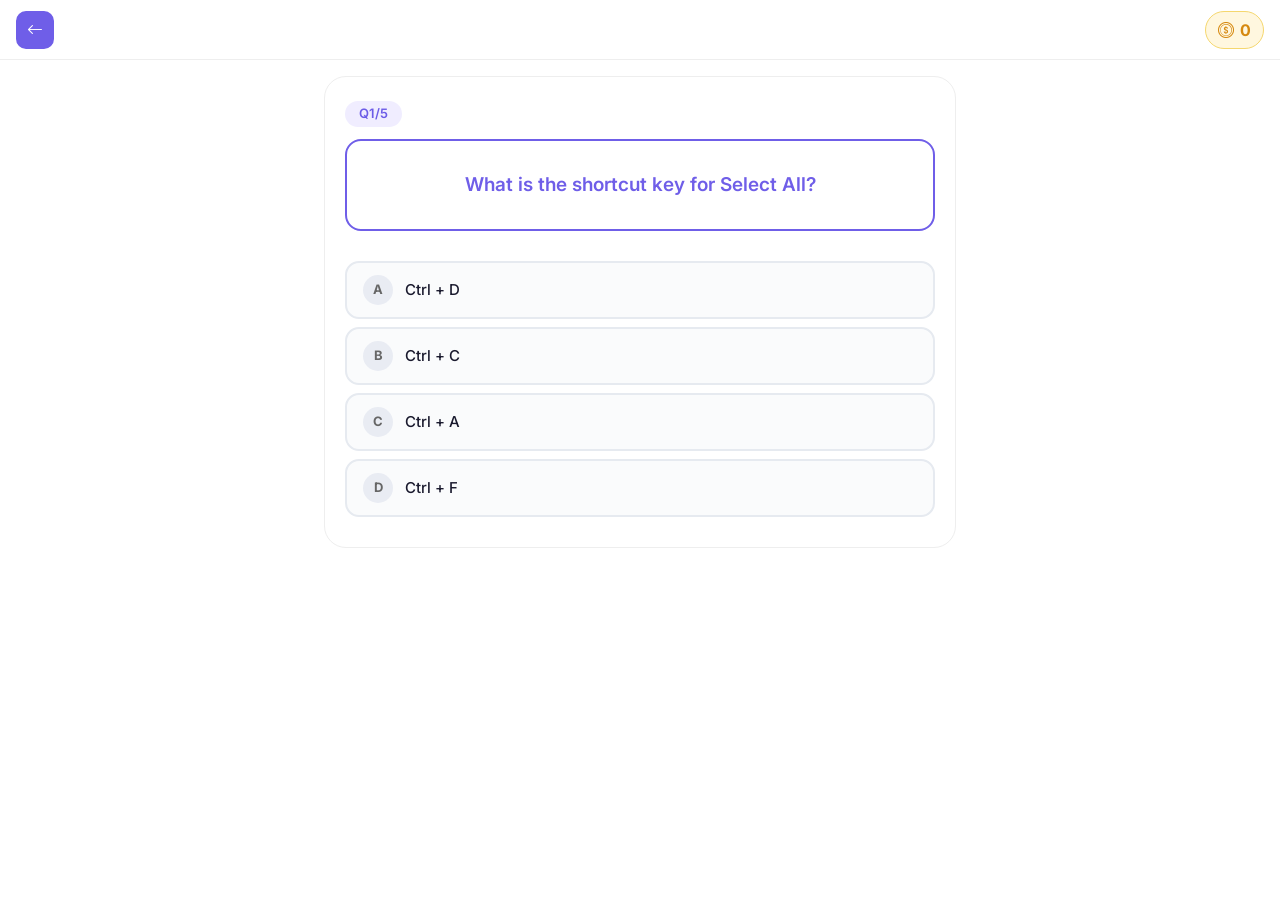
<file: Games/Typing.html>
<!DOCTYPE html>
<html lang="en">
<head>
  <meta charset="UTF-8">
  <meta name="viewport" content="width=device-width, initial-scale=1">
  <title>Find the File</title>
  <link href="https://cdn.jsdelivr.net/npm/bootstrap@5.3.3/dist/css/bootstrap.min.css" rel="stylesheet">
  <link href="https://cdn.jsdelivr.net/npm/bootstrap-icons@1.11.3/font/bootstrap-icons.css" rel="stylesheet">

  <link rel="stylesheet" href="css/find-file.css?v10.07.26">
  <link rel="stylesheet" href="../css/global.css?v10.07.26">
  
</head>
<body>

  <header class="header d-flex justify-content-between align-items-center px-3 py-2">
      <!-- Brand -->
      <button class="back-btn" onclick="history.back()"><i class="bi bi-arrow-left"></i></button>

      <!-- Right Icons -->
      <nav class="d-flex align-items-center gap-2">
         <div class="header-badge"><i class="bi bi-coin"></i> <span id="headerCoins">0</span></div>
     </nav>
</header>

<div class="quiz-container" id="quizApp">
  <div class="question-card" id="questionCard">
    <div class="q-header">
      <span class="q-number" id="qNumber">Q1/5</span>
    </div>
    <div class="question-text" id="qText">Which file is correct?</div>
    <div class="options-grid" id="optionsContainer"></div>
    <div class="feedback" id="feedback"><i class="bi"></i> <span id="feedbackText"></span></div>
  </div>
  <div class="completion-card" id="completionCard">
    <div class="big-icon" id="resultIcon">🎉</div>
    <h3 id="resultTitle">Quiz Complete!</h3>
    <div class="reward-box" id="rewardBox"><i class="bi bi-coin"></i> +0</div>
    <p id="resultSub">You got 0/5 correct</p>
    <button class="btn-retry" onclick="resetQuiz()">Try Again</button>
  </div>
</div>

<script>
  const allQuestions = [
  { q: 'What is the shortcut key for Copy?', opts: ['Ctrl + C', 'Ctrl + V', 'Ctrl + X', 'Ctrl + Z'], ans: 0 },
  { q: 'What is the shortcut key for Paste?', opts: ['Ctrl + X', 'Ctrl + P', 'Ctrl + C', 'Ctrl + V'], ans: 3 },
  { q: 'What is the shortcut key for Cut?', opts: ['Ctrl + C', 'Ctrl + X', 'Ctrl + A', 'Ctrl + V'], ans: 1 },
  { q: 'What is the shortcut key for Undo?', opts: ['Ctrl + S', 'Ctrl + F', 'Ctrl + Z', 'Ctrl + Y'], ans: 2 },
  { q: 'What is the shortcut key for Redo?', opts: ['Ctrl + Y', 'Ctrl + C', 'Ctrl + Z', 'Ctrl + X'], ans: 0 },
  { q: 'What is the shortcut key for Save?', opts: ['Ctrl + N', 'Ctrl + S', 'Ctrl + P', 'Ctrl + O'], ans: 1 },
  { q: 'What is the shortcut key for Select All?', opts: ['Ctrl + D', 'Ctrl + C', 'Ctrl + A', 'Ctrl + F'], ans: 2 },
  { q: 'What is the shortcut key for Find?', opts: ['Ctrl + G', 'Ctrl + H', 'Ctrl + R', 'Ctrl + F'], ans: 3 },
  { q: 'What is the shortcut key for Print?', opts: ['Ctrl + P', 'Ctrl + O', 'Ctrl + T', 'Ctrl + S'], ans: 0 },
  { q: 'What is the shortcut key for Open?', opts: ['Ctrl + P', 'Ctrl + O', 'Ctrl + L', 'Ctrl + N'], ans: 1 }
  ];

  function getRandomQuestions(count) {
    const shuffled = [...allQuestions];
    for (let i = shuffled.length - 1; i > 0; i--) {
      const j = Math.floor(Math.random() * (i + 1));
      [shuffled[i], shuffled[j]] = [shuffled[j], shuffled[i]];
    }
    return shuffled.slice(0, count);
  }

  let qs = getRandomQuestions(5);
  let idx=0, score=0, answered=false, done=false, coins=parseInt(localStorage.getItem('MySalary'))||0;

  const $=id=>document.getElementById(id);
  const qNum=$('qNumber'), qText=$('qText'), opts=$('optionsContainer'), fb=$('feedback'), fbText=$('feedbackText');
  const headerCoins=$('headerCoins'), qCard=$('questionCard'), compCard=$('completionCard');
  const resultIcon=$('resultIcon'), resultTitle=$('resultTitle'), rewardBox=$('rewardBox'), resultSub=$('resultSub');

  function updateCoins(){ headerCoins.textContent=coins; }

  function androidNotify(){ 
    if(window.Android && typeof Android.notifyuser === 'function') {
      Android.notifyuser(1); 
    }
  }

  function addToHistory(gameName, coinsEarned) {
    try {
      let history = [];
      const stored = localStorage.getItem('gameHistory');
      if (stored) {
        try {
          history = JSON.parse(stored);
          if (!Array.isArray(history)) history = [];
        } catch(e) { history = []; }
      }
      const entry = { game: gameName, coins: coinsEarned, date: new Date().toISOString() };
      history.push(entry);
      if (history.length > 100) history = history.slice(-100);
      localStorage.setItem('gameHistory', JSON.stringify(history));
    } catch(e) {}
  }

  function render(){
    if(done) return;
    const q=qs[idx];
    qNum.textContent=`Q${idx+1}/5`;
    qText.textContent = q.q;
    opts.innerHTML='';
    const letters=['A','B','C','D'];
    q.opts.forEach((opt,i)=>{
      const btn=document.createElement('button');
      btn.className='opt-btn';
      btn.innerHTML=`<span class="letter">${letters[i]}</span><span class="label">${opt}</span>`;
      btn.onclick=()=>answer(i);
      opts.appendChild(btn);
    });
    fb.className='feedback';
    fb.style.display='none';
    answered=false;
  }

  function answer(selected){
    if(answered || done) return;
    const q=qs[idx], correct=selected===q.ans;
    const btns=document.querySelectorAll('.opt-btn');
    btns.forEach(b=>b.classList.add('disabled'));
    btns.forEach((b,i)=>{
      if(i===q.ans) b.classList.add('correct');
      if(i===selected && !correct) b.classList.add('wrong');
    });
    if(correct) score++;
    fb.className=`feedback show ${correct?'correct':'wrong'}`;
    fb.querySelector('i').className=`bi ${correct?'bi-check-circle-fill':'bi-x-circle-fill'}`;
    fbText.textContent=correct?'Correct!':`Wrong! Correct: ${q.opts[q.ans]}`;
    answered=true;
    
    setTimeout(()=>{
      if(idx<4){
        idx++;
        render();
      }else{
        finish();
      }
    },2000);
  }

  function finish(){
    done=true;
    qCard.style.display='none';
    compCard.classList.add('show');
    const passed=score>=3;
    resultIcon.textContent=passed?'🎉':'😅';
    resultTitle.textContent=passed?'Quiz Complete!':'Keep Trying!';
    const reward=passed?10:0;
    rewardBox.innerHTML=`<i class="bi bi-coin"></i> +${reward}`;
    resultSub.textContent=`You got ${score}/5 correct ${passed?'🎊':'Better luck next time!'}`;
    
    if(passed){
      coins+=10;
      localStorage.setItem('MySalary', coins);
      updateCoins();
      addToHistory('Typing Game', 10);
      androidNotify();
    }
    // No history saved when user doesn't earn coins
  }

  function resetQuiz(){
    qs = getRandomQuestions(5);
    idx=0; score=0; done=false; answered=false;
    compCard.classList.remove('show');
    qCard.style.display='block';
    render();
    updateCoins();
  }

  updateCoins();
  render();
</script>
</body>
</html>
</file>
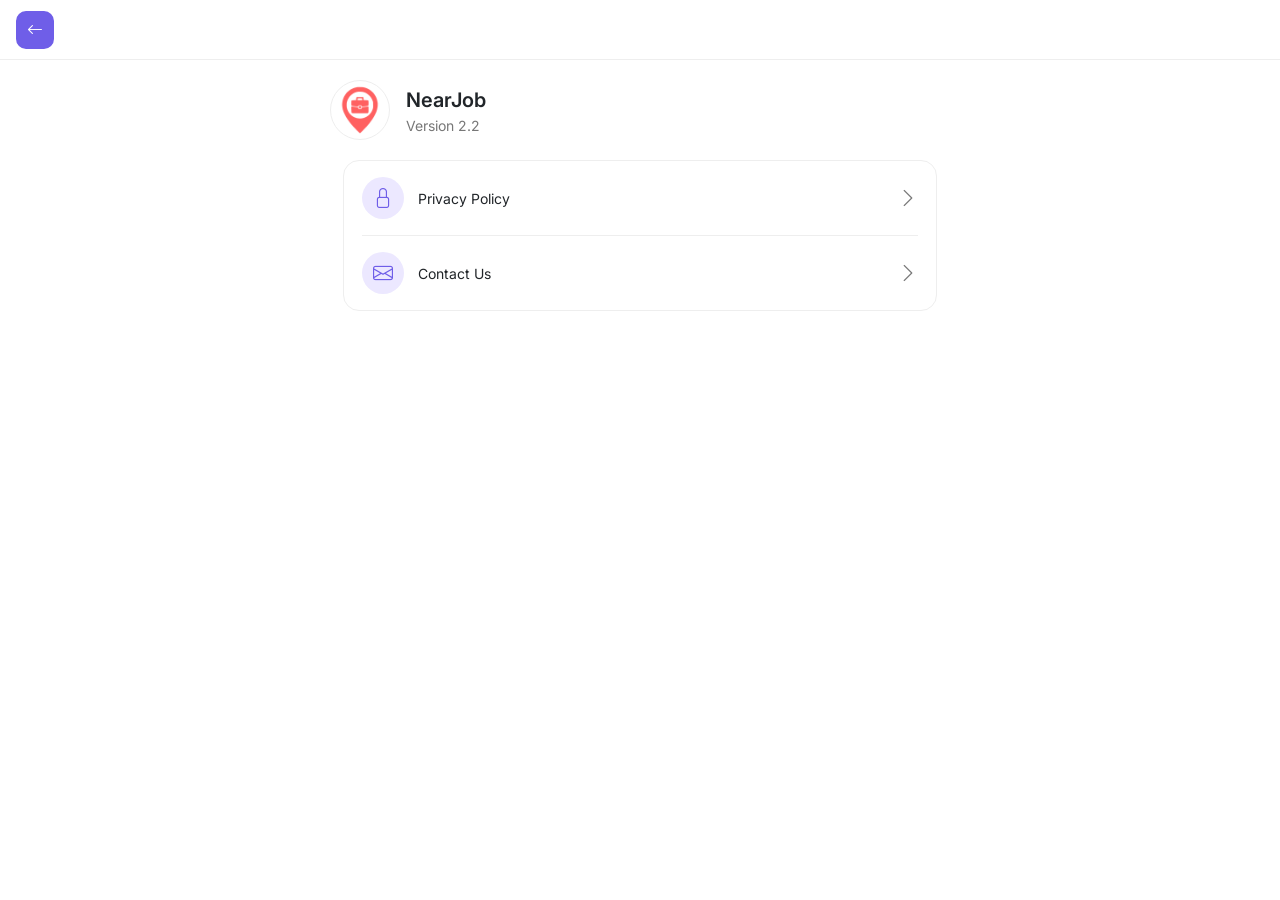
<file: pages/settings.html>
<!DOCTYPE html>
<html lang="en">
<head>
    <meta charset="UTF-8">
    <meta name="viewport" content="width=device-width,initial-scale=1,maximum-scale=1,user-scalable=no,shrink-to-fit=no,viewport-fit=cover">         
    <title> NearJob </title>

    <link href="https://cdn.jsdelivr.net/npm/bootstrap@5.3.2/dist/css/bootstrap.min.css" rel="stylesheet">
    <link href="https://cdn.jsdelivr.net/npm/bootstrap-icons@1.11.3/font/bootstrap-icons.css" rel="stylesheet">
    
    <link rel="stylesheet" href="../css/settings.css?v=10.07.26">
    <link rel="stylesheet" href="../css/global.css?v=10.07.26">
    
</head>

<body>

    <header>
        <button class="back-btn" role="button" aria-label="Go back" onclick="window.history.back();">
        <i class="bi bi-arrow-left"></i>
        </button>
        <div class="title">  </div>
    </header>

<div class="app-container">

    <section class="profile" id="profileHeader">
        <img src="../splash.png" class="profile-img" id="profileImg" loading="lazy" draggable="false">        
        <div>
            <div class="profile-name"> NearJob </div>
            <div class="profile-version"> Version 2.2 </div>
        </div>
    </section>

    <main class="mb-2">
        <nav class="menu-card">
            <ul id="menuList"></ul>
        </nav>
    </main>

   <!-- <div class="follow-wrap">
        <div class="follow-title"> Follow Us </div>

        <div class="follow-social">
            <a href="https://facebook.com/" class="social-btn"><i class="bi bi-facebook"></i></a>
            <a href="https://instagram.com/" class="social-btn"><i class="bi bi-instagram"></i></a>
            <a href="https://twitter.com/" class="social-btn"><i class="bi bi-twitter-x"></i></a>
       </div>
    </div> -->

</div>

<script>
/* Updated menu data with specific links */
const menuData = [
    { title: "Privacy Policy", icon: "lock", link: "privacy.html", type: "link" },
    { title: "Contact Us", icon: "envelope", link: "mailto:team.kyraapps@outlook.com?subject=App Support Request", type: "mailto" }
];

const menuList = document.getElementById("menuList");

menuData.forEach((item, i) => {
    const li = document.createElement("li");

    // Yahan href="${item.link}" add kiya gaya hai
    li.innerHTML = `
    <a onclick="window.location.href='${item.link}';" class="menu-item">
        <div class="menu-left">
            <div class="icon-circle">
                <i class="bi bi-${item.icon}"></i>
            </div>
            <span>${item.title}</span>
        </div>
        <i class="bi bi-chevron-right arrow"></i>
    </a>
    `;

    menuList.appendChild(li);

    if (i < menuData.length - 1) {
        const divider = document.createElement("div");
        divider.className = "menu-divider";
        menuList.appendChild(divider);
    }
});

</script>

</body>
</html>
</file>
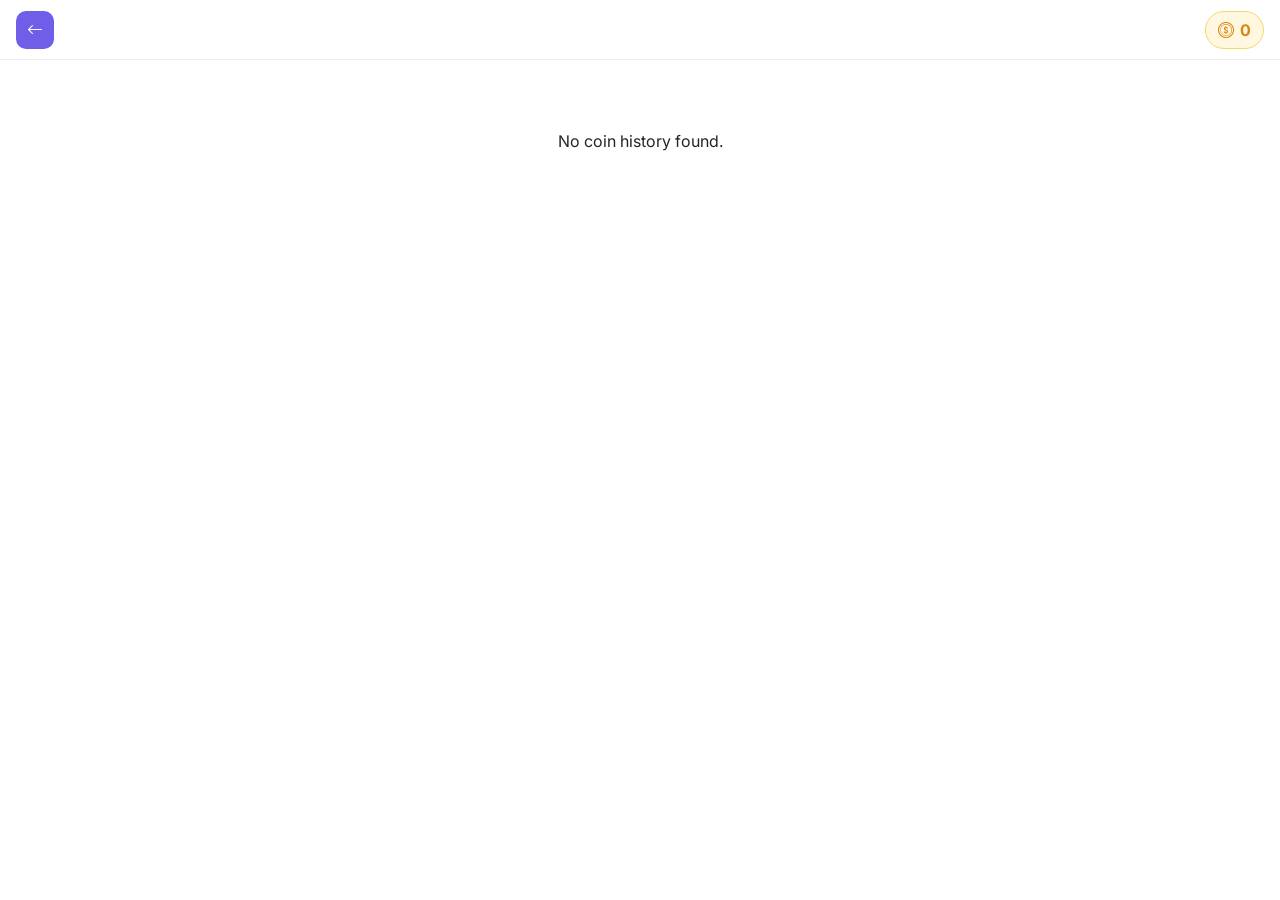
<file: points/coin-history.html>
<!DOCTYPE html>
<html lang="en">
<head>
<meta charset="UTF-8">
<meta name="viewport" content="width=device-width,initial-scale=1,maximum-scale=1,user-scalable=no,shrink-to-fit=no,viewport-fit=cover">

<title>Coin History</title>

<link href="https://cdn.jsdelivr.net/npm/bootstrap@5.3.3/dist/css/bootstrap.min.css" rel="stylesheet">
<link href="https://cdn.jsdelivr.net/npm/bootstrap-icons@1.11.3/font/bootstrap-icons.css" rel="stylesheet">

<link rel="stylesheet" href="../css/global.css?v10.07.26">

<style>
.container-box{
    max-width:700px;
    margin:18px auto;
    padding:0 14px;
}

.page-title{
    font-size:20px;
    font-weight:700;
}

.header-badge{
    display:flex;
    align-items:center;
    gap:6px;
    background:#fff7df;
    color:#d68910;
    border:1px solid #f5d76e;
    padding:6px 12px;
    border-radius:50px;
    font-weight:700;
}

.history-card{
    background: var(--header);
    border:1px solid var(--border);
    border-radius: var(--radius);
    padding:15px 18px;
    display:flex;
    justify-content:space-between;
    align-items:center;
    margin-bottom:10px;
}

.left{
    display:flex;
    flex-direction:column;
}

.game-name{
    font-size:15px;
    font-weight:600;
    color: var(--text);
}

.history-date{
    font-size:12px;
    color: var(--text);
    margin-top:3px;
}

.coin{
    color:#28a745;
    font-size:15px;
    font-weight: ;
}

.empty-box{
    background: var(--header);
    border:1px solid var(--header);
    border-radius:18px;
    padding:50px 20px;
    text-align:center;
    color: var(--text);
}
</style>

</head>
<body>

<header class="header d-flex justify-content-between align-items-center px-3 py-2">

    <button class="back-btn" onclick="history.back()">
        <i class="bi bi-arrow-left"></i>
    </button>

    <div class="header-badge">
        <i class="bi bi-coin"></i>
        <span id="totalCoins">0</span>
    </div>

</header>

<div class="container-box">

    <div id="historyList"></div>

</div>

<script>

function loadTotalCoins(){
    const total=parseInt(localStorage.getItem("MySalary")) || 0;
    document.getElementById("totalCoins").textContent=total;
}

function loadHistory(){

    let history=[];

    try{
        history=JSON.parse(localStorage.getItem("gameHistory")) || [];
    }catch(e){
        history=[];
    }

    // Sirf winning history
    history=history.filter(item=>item.coins>0);

    // Latest first
    history.reverse();

    const historyList=document.getElementById("historyList");

    if(history.length===0){
        historyList.innerHTML=`
            <div class="empty-box">
                No coin history found.
            </div>
        `;
        return;
    }

    historyList.innerHTML="";

    history.forEach(item=>{

        const date=new Date(item.date).toLocaleDateString("en-GB",{
            day:"2-digit",
            month:"short",
            year:"numeric"
        });

        historyList.innerHTML+=`
            <div class="history-card">

                <div class="left">
                    <div class="game-name">${item.game}</div>
                    <div class="history-date">${date}</div>
                </div>

                <div class="coin">
                    +${item.coins} Coins
                </div>

            </div>
        `;

    });

}

loadTotalCoins();
loadHistory();

</script>

</body>
</html>
</file>
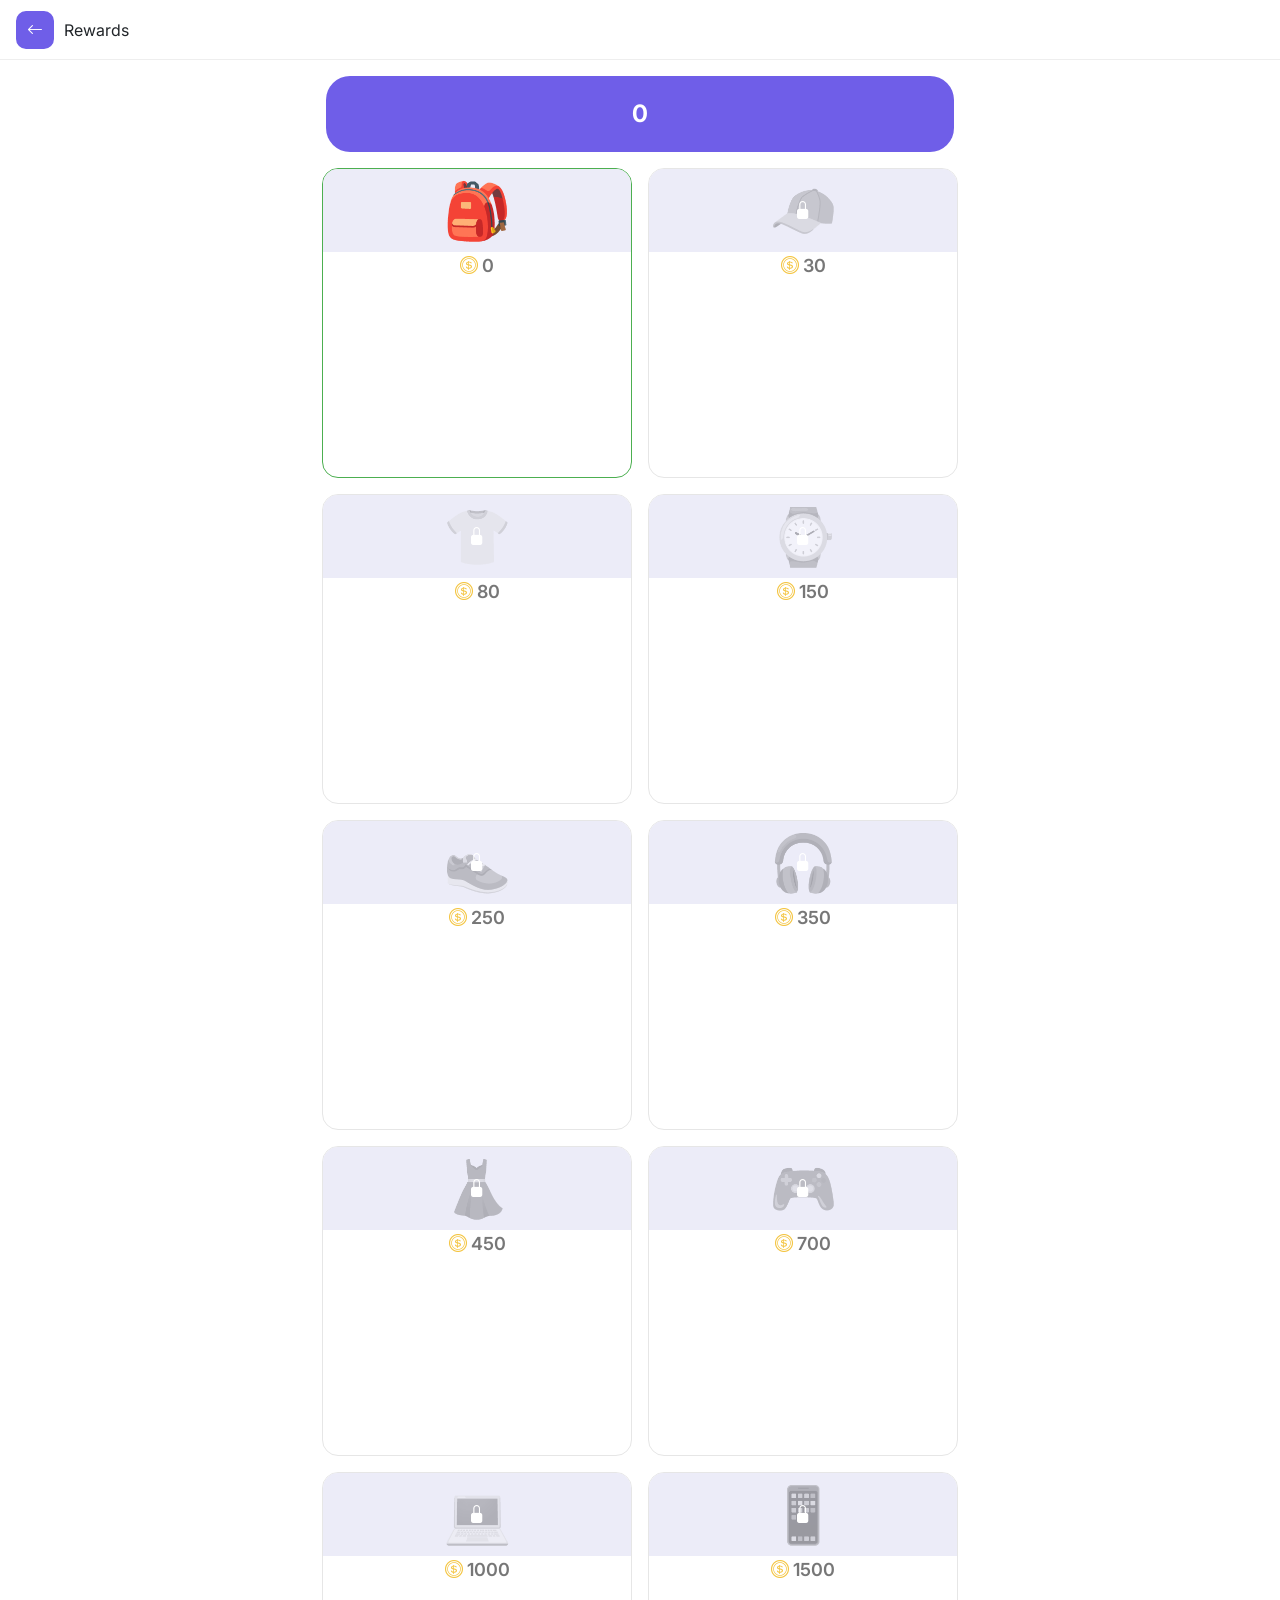
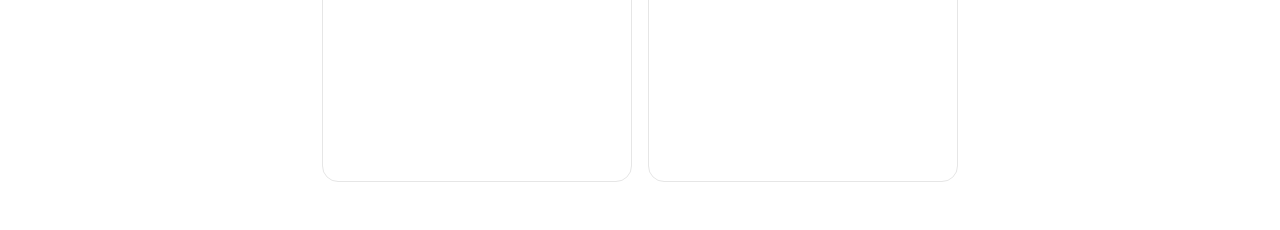
<file: points/rewards.html>
<!DOCTYPE html>
<html lang="en">
<head>
<meta charset="UTF-8">
<meta name="viewport" content="width=device-width,initial-scale=1,maximum-scale=1,user-scalable=no,shrink-to-fit=no,viewport-fit=cover">

<title>Rewards</title>

<link href="https://cdn.jsdelivr.net/npm/bootstrap@5.3.3/dist/css/bootstrap.min.css" rel="stylesheet">
<link href="https://cdn.jsdelivr.net/npm/bootstrap-icons@1.11.3/font/bootstrap-icons.css" rel="stylesheet">

<link rel="stylesheet" href="../css/global.css?v=11.07.26.1">
<link rel="stylesheet" href="../css/reward.css?v=11.07.26.1">

</head>
<body>
    
<!-- HEADER -->
<header>
  <button class="back-btn" role="button" aria-label="Go back" onclick="window.history.back();">
    <i class="bi bi-arrow-left"></i>
  </button>
  <div class="title"> Rewards </div>
</header>

<main>
     <!-- Balance -->
     <div class="balance-card"> 
        <div class="amount" id="coinBalance">0</div>
    </div>

    <!-- Rewards Grid -->
    <div class="container mb-5">
       <div class="row g-3" id="rewardContainer"></div>
   </div>
</main>
    
<script>

// Coins fetch from localStorage
const userCoins = parseInt(localStorage.getItem("MySalary")) || 0;

document.getElementById("coinBalance").innerText = userCoins;

// Rewards List

const rewards = [

    { emoji:'🎒', name:'Backpack', price:0 },

    { emoji:'🧢', name:'Cap', price:30 },

    { emoji:'👕', name:'T-Shirt', price:80 },

    { emoji:'⌚', name:'Watch', price:150 },

    { emoji:'👟', name:'Shoes', price:250 },

    { emoji:'🎧', name:'Headphones', price:350 },

    { emoji:'👗', name:'Dress', price:450 },

    { emoji:'🎮', name:'Game Controller', price:700 },

    { emoji:'💻', name:'Laptop', price:1000 },

    { emoji:'📱', name:'Smartphone', price:1500 }

];

const container = document.getElementById("rewardContainer");

rewards.forEach(item => {

    const unlocked = userCoins >= item.price;

    container.innerHTML += `
    
    <div class="col-6">

        <div class="reward-card ${unlocked ? 'unlocked' : 'locked'}">

            <div class="reward-top">

                <div class="reward-emoji">
                    ${item.emoji}
                </div>

                ${unlocked ? '' : '<i class="bi bi-lock-fill lock-icon"></i>'}

            </div>

            <div class="reward-bottom">

                <i class="bi bi-coin"></i>

                ${item.price}

            </div>

        </div>

    </div>

    `;

});

</script>

</body>
</html>
</file>
<file: css/global.css>
@import url('https://fonts.googleapis.com/css2?family=Inter:ital,opsz,wght@0,14..32,100..900;1,14..32,100..900&display=swap');

:root {
  /* --font-main: system-ui, -apple-system, Roboto, Arial, sans-serif; */  /*  THIS IS FOR SYSTEM FONTS */
  --font-main: "Inter", system-ui, -apple-system, BlinkMacSystemFont, sans-serif;
  
  --body-bg:#ffffff;
  --header: #FFF ;
  --border:#eeeeee;
  --text: #212529 ;

  --primary: #6F5EE8 ;
  --primary-light: #ece8ff ;
  --radius: 16px;

  --brand: #F08D39 ;
  
  --backbtnBg: #6F5EE8 ;
  --backbtnclr: #fff ;
  --backbtnbdr: #6F5EE8 ;
}

@media (prefers-color-scheme: dark) {
 :root {
      --body-bg: #16181d ;
      
      --header: #22252b ;
      --border:#2f3440;
      --text: #fff ;
   
      --brand: #F08D39;
   
      --backbtnBg: #6F5EE8 ;
      --backbtnclr: #fff ;
      --backbtnbdr: #6F5EE8 ;
    }
}
/**************************************************/
* {
  margin: 0;
  padding: 0;
  box-sizing: border-box ;
  user-select: none ;
  -webkit-tap-highlight-color: transparent;
  font-optical-sizing: auto;
}

body {
  font-family: var(--font-main);
  color: var(--text);
  animation: pageOpen 0.4s ease-out;
  background: var(--body-bg) ;
}
a { text-decoration:none; color: var(--text) ; }

.newFeature {
    display: none;
}

/*****************************************************/
/*******************************************/
header {
  padding:10px 16px;
  background:var(--header);
  border-bottom:1px solid var(--border);
  position: sticky; top: 0;
  display:flex;
  align-items:center;
  gap:10px;
  height: 60px ;  z-index: 99;
  max-height: 60px ;
}
.brand { font-size: 17px;}

.back-btn{
  width:38px;
  height:38px;
  background: var(--backbtnBg);
  color: var(--backbtnclr);
  border: 2px solid var(--backbtnbdr) ;
  border-radius:10px;
  display:flex;
  align-items:center;
  justify-content:center;
  text-decoration:none;
}
.back-btn:active{ transform:scale(.96); }

.icon-circle {
     
}

.header-badge{
    display:flex;
    align-items:center;
    gap:6px;
    background:#fff7df;
    color:#d68910;
    padding:6px 12px;
    border-radius:50px;
    font-weight:700;
    border:1px solid #f5d76e;
}

.header-badge i{
    font-size:16px;
}

/******************************************/
button, a {
  touch-action: manipulation;
}

/********** Keyframes *********/

@keyframes pageOpen {
  from {
    opacity: 0;
    transform: scale(0.96) ;
  }
  to {
    opacity: 1;
    transform: scale(1);
  }
}
</file>
<file: css/style.css>
:root {
    
}
/*************** Banner *****************/

.container { max-width:660px; }

.hero{
    background: var(--primary) ;
    border-radius: var(--radius) ;
    padding:20px;
    color:#fff; margin: 20px auto;
    max-width:660px; width:95%;
}

.hero h6{
    line-height:1.6;
    font-weight:600;
    margin:0;
    font-size:15px;
}

.hero-avatar{
    width:62px;
    height:62px;
    border-radius:50%;
    background:rgba(255,255,255,.15);
    display:flex;
    align-items:center;
    justify-content:center;
    font-size:34px;
}

/************* Section ****************/

.section-title{
    font-weight:700;
    font-size:22px;
}

.section-sub-title{
    background: var(--primary-light);
    color:#6b5cff;
    border-radius:20px;
    font-size:13px;
    padding:6px 14px;
    text-decoration:none;
    font-weight:600;
}

/******************* Cards ****************/

.task-card{
    display:block;
    background: var(--primary);
    border-radius:18px;
    padding:18px;
    color:#fff;
    text-decoration:none;
    transition:.25s;
    height:100%;
}

.task-card:hover{
    transform: scale(0.98) ;
    color:#fff;
}

.icon-box{
    width:48px;
    height:48px;
    background:rgba(255,255,255,.15);
    border-radius:12px;
    display:flex;
    align-items:center;
    justify-content:center;
    font-size:26px;
    margin-bottom:18px;
}

.task-card h6{
    font-weight:600;
    margin-bottom:5px;
}

.task-card p{
    font-size:13px;
    opacity:.9;
    margin-bottom:18px;
}

.play-small{
    display:inline-flex;
    align-items:center;
    gap:5px;
    color:#ffd84f;
    font-size:13px;
    font-weight:600;
}

/*********** Bottom Navigation ***********/

.bottom-nav{
    position:fixed;
    left:0;
    bottom:0;
    width:100%;
    background: var(--header) ;
    border-top:1px solid var(--border);
    height:70px;
    display:flex;
    justify-content:space-around;
    align-items:center;
}

.bottom-nav a{
    color: var(--primary);
    text-decoration:none;
    display:flex;
    flex-direction:column;
    align-items:center;
    font-size:12px;
}

.bottom-nav a i{
    font-size:22px;
    margin-bottom:3px;
}

.bottom-nav .active{
    color:#6b5cff;
}
</file>
<file: Games/css/count-box.css>
.game-wrapper {
      max-width: 660px;
      margin: 24px auto;
      padding: 0 16px;
    }
    .count-card {
      background: var(--header);
      border-radius: 32px;
      padding: 28px 24px 30px;
      border: 1px solid var(--border);
    }
    .round-badge {
      background: #eae7fd;
      color: #4f3eb5;
      font-weight: 600;
      padding: 4px 18px;
      border-radius: 60px;
      font-size: 14px;
      letter-spacing: 0.3px;
    }
    .question-title {
      font-size: 22px;
      font-weight: 700;
      color: #1a1a2e;
      margin: 10px 0 20px 0;
      display: flex;
      align-items: center;
      gap: 10px;
    }
    .question-title i {
      color: #6C5CE7;
      font-size: 28px;
    }

    .box-grid {
      display: flex;
      flex-wrap: wrap;
      justify-content: center;
      gap: 14px 18px;
      background: #fafbff;
      padding: 30px 20px;
      border-radius: 28px;
      border: 1px dashed #d2d9ed;
      margin: 12px 0 20px 0;
      min-height: 140px;
    }
    .box-item {
      width: 70px;
      height: 70px;
      background: linear-gradient(145deg, #6C5CE7, #5a4bd1);
      border-radius: 18px;
      box-shadow: 0 8px 0 #3f31a3, 0 10px 18px rgba(90, 70, 200, 0.25);
      display: flex;
      align-items: center;
      justify-content: center;
      color: white;
      font-weight: 700;
      font-size: 20px;
    }
    .box-item:nth-child(3n) { background: linear-gradient(145deg, #f39c12, #e08e0b); box-shadow: 0 8px 0 #b36d0a, 0 10px 18px rgba(230, 150, 20, 0.3); }
    .box-item:nth-child(5n+2) { background: linear-gradient(145deg, #2ecc71, #27ae60); box-shadow: 0 8px 0 #1e8449, 0 10px 18px rgba(40, 200, 100, 0.25); }
    .box-item:nth-child(7n+4) { background: linear-gradient(145deg, #e74c3c, #c0392b); box-shadow: 0 8px 0 #922b21, 0 10px 18px rgba(220, 70, 50, 0.25); }

    .options-grid {
      display: flex;
      flex-wrap: wrap;
      justify-content: center;
      gap: 12px;
      margin: 12px 0 10px;
    }
    .num-opt {
      min-width: 64px;
      padding: 14px 8px;
      border: 2px solid #dce2f0;
      background: white;
      border-radius: 60px;
      font-weight: 700;
      font-size: 20px;
      color: #1a1a2e;
      transition: 0.15s;
      box-shadow: 0 2px 6px rgba(0,0,0,0.02);
      flex: 0 1 auto;
      text-align: center;
      cursor: pointer;
    }
    .num-opt:hover:not(.disabled) {
      background: #f0edff;
      border-color: #9b8ce6;
      transform: scale(1.02);
    }
    .num-opt.correct {
      background: #d4edda;
      border-color: #28a745;
      color: #155724;
    }
    .num-opt.wrong {
      background: #f8d7da;
      border-color: #dc3545;
      color: #721c24;
    }
    .num-opt.disabled {
      opacity: 0.7;
      cursor: default;
    }
    .num-opt.disabled:hover { transform: none; background: white; }

    .feedback {
      margin-top: 18px;
      padding: 14px 18px;
      border-radius: 40px;
      font-weight: 600;
      display: none;
      align-items: center;
      gap: 12px;
      font-size: 18px;
    }
    .feedback.show { display: flex; }
    .feedback.correct { background: #d4edda; color: #155724; border: 1px solid #b7dfb9; }
    .feedback.wrong { background: #f8d7da; color: #721c24; border: 1px solid #f5c6cb; }
    .feedback i { font-size: 26px; }

    .completion-card {
      background: white;
      border-radius: 36px;
      padding: 36px 24px 30px;
      text-align: center;
      border: 2px solid #6C5CE7;
      box-shadow: 0 16px 50px rgba(90, 70, 200, 0.10);
      display: none;
      margin-top: 8px;
    }
    .completion-card.show { display: block; animation: popIn 0.4s cubic-bezier(0.34, 1.56, 0.64, 1); }
    @keyframes popIn {
      0% { transform: scale(0.85); opacity: 0; }
      100% { transform: scale(1); opacity: 1; }
    }
    .completion-card .big-icon { font-size: 68px; margin-bottom: 6px; }
    .completion-card h3 { font-weight: 700; color: #1a1a2e; margin: 8px 0; }
    .reward-box {
      background: #e8f5e9;
      padding: 10px 30px;
      border-radius: 60px;
      display: inline-block;
      font-size: 28px;
      font-weight: 700;
      color: #2e7d32;
      margin: 10px 0 6px;
    }
    .reward-box i { margin-right: 8px; color: #f5b342; }
    .btn-retry {
      margin-top: 18px;
      padding: 12px 38px;
      border: 2px solid #6C5CE7;
      border-radius: 60px;
      background: transparent;
      color: #6C5CE7;
      font-weight: 700;
      transition: 0.25s;
      font-size: 18px;
      cursor: pointer;
    }
    .btn-retry:hover {
      background: #6C5CE7;
      color: white;
    }
    .sub-message { font-size: 18px; color: #444; margin-top: 6px; }
</file>
<file: Games/css/exclesheet.css>
.quiz-container{max-width:660px;margin:20px auto;padding:0 14px}

    .sheet-card{background: var(--header);border-radius:28px;padding:24px 20px 28px;border:1px solid var(--border);transition:.2s}

    .sheet-header{display:flex;justify-content:space-between;align-items:center;margin-bottom:18px;flex-wrap:wrap}
    .sheet-title{font-size:20px;font-weight:700;color:#0f0f1e;display:flex;align-items:center;gap:10px}

    .sheet-title i{color:#217346;font-size:28px}
    .status-badge{background:#eef2f7;padding:4px 18px;border-radius:40px;font-size:13px;font-weight:600;color:#2d3a4a}

    .excel-grid{border:2px solid #d0d7e2;border-radius:18px;overflow:hidden;background:#fafbfc}
    .grid-row{display:grid;grid-template-columns:50px 1fr 120px;border-bottom:1px solid #e6eaef}
    .grid-row:last-child{border-bottom:none}
    .grid-row.header-row{background:#e9edf4;font-weight:600;color:#1f2a3a;border-bottom:2px solid #cbd2dd}
    .grid-cell{padding:12px 14px;display:flex;align-items:center;word-break:break-word}
    .grid-cell:not(:last-child){border-right:1px solid #e6eaef}
    .cell-index{font-weight:600;color:#4a5a72;justify-content:center;background:#f2f5fa}
    .cell-question{font-weight:500;color:#1e293b}
    .cell-answer input{width:100%;border:2px solid #d8dfe9;border-radius:12px;padding:8px 12px;font-weight:500;background:white;transition:.2s;font-size:15px;min-width:70px}
    .cell-answer input:focus{border-color:#6C5CE7;outline:none;box-shadow:0 0 0 3px rgba(108,92,231,.2)}
    .cell-answer input.correct{border-color:#2e7d32;background:#f0f9f0}
    .cell-answer input.wrong{border-color:#c62828;background:#fff0f0}
    .cell-answer input:disabled{background:#f4f6fa;opacity:.8}
    .action-bar{display:flex;flex-wrap:wrap;justify-content:flex-end;align-items:center;margin-top:24px;gap:12px}
    .btn-submit{background:#217346;border:none;padding:12px 38px;border-radius:60px;font-weight:700;color:white;display:flex;align-items:center;gap:10px;transition:.25s;box-shadow:0 4px 12px rgba(33,115,70,.25)}
    .btn-submit:hover{background:#1a5c3a;transform:scale(1.02)}
    .btn-submit:disabled{opacity:.5;transform:none;box-shadow:none;pointer-events:none}
    .btn-reset{background:transparent;border:2px solid #6C5CE7;padding:10px 28px;border-radius:60px;font-weight:600;color:#6C5CE7;transition:.2s}
    .btn-reset:hover{background:#6C5CE7;color:#fff}
    .completion-card{background:#fff;border-radius:28px;padding:32px 20px;text-align:center;border:2px solid #4CAF50;display:none;margin-top:10px}
    .completion-card.show{display:block;animation:pop .4s cubic-bezier(.34,1.56,.64,1)}
    .completion-card.lose{border-color:#e57373}
    @keyframes pop{0%{transform:scale(.9);opacity:0}100%{transform:scale(1);opacity:1}}
    .completion-card .big-icon{font-size:64px}
    .completion-card .reward-box{background:#e8f5e9;color:#2e7d32;padding:10px 32px;border-radius:60px;font-size:26px;font-weight:700;display:inline-block;margin:10px 0}
    .completion-card .reward-box.lose-box{background:#ffebee;color:#b71c1c}
    @media(max-width:550px){.grid-row{grid-template-columns:40px 1fr 100px}.grid-cell{padding:10px 10px}.cell-answer input{min-width:60px;padding:6px 8px}.sheet-title{font-size:17px}}
</file>
<file: Games/css/find-file.css>
.quiz-container{
        max-width:660px;
        margin:16px auto;
        padding:0 14px ;
    }
    .question-card{
        background: var(--header);border-radius:22px;padding:24px 20px 30px;
        border:1px solid var(--border);
    }
    .q-header{
        display:flex;justify-content:space-between;align-items:center;margin-bottom:12px;
     }
    .q-number{font-size:13px;font-weight:600;color:#6C5CE7;background:#f0edff;padding:3px 14px;border-radius:40px}

    .question-text{
        font-size:19px;
        font-weight:600;
        color: var(--primary);
        margin-bottom: 30px; border-radius: var(--radius);
        border: 2px solid var(--primary);
        text-align: center ; padding: 30px 20px;
    }

    .question-text .file-icon{font-size:26px;margin-right:8px}
/***************************/
    .options-grid{display:flex;flex-direction:column;gap:8px}
    .opt-btn{display:flex;align-items:center;gap:12px;padding:12px 16px;border:2px solid #e6eaf0;border-radius:14px;background:#fafbfc;cursor:pointer;transition:.2s;font-size:15px;font-weight:500;color:#1a1a2e;width:100%;text-align:left}
    .opt-btn:hover:not(.disabled){border-color:#b0a8f0;background:#f5f3ff}
    .opt-btn .letter{width:30px;height:30px;border-radius:50%;background:#e9ecf3;display:flex;align-items:center;justify-content:center;font-size:13px;font-weight:700;color:#666;flex-shrink:0}
    .opt-btn .label{flex:1}
    .opt-btn.correct{border-color:#4CAF50;background:#e8f5e9}
    .opt-btn.correct .letter{background:#4CAF50;color:#fff}
    .opt-btn.wrong{border-color:#e74c3c;background:#fde8e8}
    .opt-btn.wrong .letter{background:#e74c3c;color:#fff}
    .opt-btn.disabled{cursor:default;opacity:.7}
    .opt-btn.disabled:hover{transform:none}
/****************************/
    .feedback{margin-top:14px;padding:10px 16px;border-radius:14px;font-weight:500;display:none;align-items:center;gap:10px}
    .feedback.show{display:flex}
    .feedback.correct{background:#e8f5e9;color:#2e7d32;border:1px solid #a5d6a7}
    .feedback.wrong{background:#fde8e8;color:#c62828;border:1px solid #ef9a9a}
    .feedback i{font-size:20px}
    .completion-card{background:#fff;border-radius:24px;padding:32px 24px;text-align:center;box-shadow:0 8px 40px rgba(0,0,0,.06);border:2px solid #4CAF50;display:none}
    .completion-card.show{display:block;animation:pop .4s cubic-bezier(.34,1.56,.64,1)}
    @keyframes pop{0%{transform:scale(.8);opacity:0}100%{transform:scale(1);opacity:1}}
    .completion-card .big-icon{font-size:64px;margin-bottom:8px}
    .completion-card h3{font-weight:700;color:#1a1a2e}
    .completion-card .reward-box{background:#e8f5e9;color:#2e7d32;padding:10px 24px;border-radius:60px;font-size:26px;font-weight:700;display:inline-block;margin:8px 0}
    .completion-card .reward-box i{font-size:26px;margin-right:6px}
    .btn-retry{margin-top:14px;padding:10px 28px;border:2px solid #6C5CE7;border-radius:14px;background:transparent;color:#6C5CE7;font-weight:600;transition:.3s}
    .btn-retry:hover{background:#6C5CE7;color:#fff}
</file>
<file: css/settings.css>
:root {
    --icon-box: #ece8ff ;
    --icon-color: #6F5EE8 ;
    --menu-border: #eee ;
    --menu-hover-bg: #fafafa ;
    --menu-hover-color: #000 ;
}
/* ===== DARK MODE ===== */
@media (prefers-color-scheme: dark){
:root{
    --menu-border: #f59e0b ;
    --menu-hover-bg: #22252b ;
    --menu-hover-color: #fff ;
  }
}
/* ---------------- Container ---------------- */
 
.app-container{
max-width:660px;
margin:auto;
}

/* ---------- Sticky Topbar ---------- */
.topbar img{
width:34px;
height:34px;
border-radius:50%;
opacity:0;
transform:scale(.7);
transition:.25s ease;
}

.topbar-name{
font-weight:600;
opacity:0;
transform:translateY(-4px);
transition:.25s ease;
}

.topbar.show img,
.topbar.show .topbar-name{
opacity:1;
transform:none;
}


/* ---------- Profile Header ---------- */

.profile{
display:flex;
align-items:center;
gap:16px;
padding:20px;
}

.profile-img{
width:60px;
height:60px;
border-radius:50%; z-index: 2;
object-fit: fill;
transition:transform .2s ease;
border: 1px solid var(--menu-border) ;
padding:1px ;
}

.profile-name{
font-size:20px;
font-weight:600;
}

.profile-version{
font-size:14px;
color:#777;
}


/* ---------- Menu ---------- */

.menu-card{
border:1px solid var(--border);
border-radius:16px;
overflow:hidden;
width: 90% ;
margin: 0 auto ;
}

.menu-item{
display:flex;
align-items:center;
justify-content:space-between;
padding:16px 18px;
text-decoration:none;
color: var(--text);
transition:background .15s;
font-size: 14px ;
}

.menu-item:hover{
background: var(--menu-hover-bg) ;
color: var(--menu-hover-color);
}

.menu-left{
display:flex;
align-items:center;
gap:14px;
}

.icon-circle{
width:42px;
height:42px;
border-radius:50%;
background: var(--icon-box) ;
color: var(--icon-color) ;
display:flex;
align-items:center;
justify-content:center;
font-size:20px;
}

.menu-divider{
height:1px;
background: var(--border) ;
margin:0 18px;
}

.arrow{
font-size:20px;
color:#777;
}

ul{
list-style:none;
padding:0;
margin:0; font-size: 14px ;
}

/* ---------- Follow Us ---------- */

.follow-wrap{
text-align:center;
padding: 10px 0 10px;
}

.follow-title{
font-size:15px;
font-weight:600;
margin-bottom:14px;
color:#666;
}

.follow-social{
display:flex;
align-items:center;
justify-content:center;
gap:14px;
}

.social-btn{
width:48px;
height:48px;
border-radius:50%;
display:flex;
align-items:center;
justify-content:center;
text-decoration:none;
font-size:20px;
transition:.2s ease;
background: var(--icon-box) ;
color: var(--icon-color) ;
border:1px solid var(--icon-color) ;
}

.social-btn:hover{
transform: scale(0.98);
background: var(--icon-color) ;
color: #fff;
}
</file>
<file: css/reward.css>
main { max-width: 660px;  margin:0 auto;  }

.balance-card{
    margin:16px;
    height: auto;
    border-radius:24px;
    background: var(--primary) ;
    display:flex;
    justify-content:center;
    align-items:center;
    gap:12px; padding: 20px;
    color:#fff;
}
.balance-card .amount{
    font-size: 24px;
    font-weight:700;
}

/****************** Reward Card ******************/

.reward-card{
    background: var(--header);
    border-radius: var(--radius);
    overflow:hidden; aspect-ratio: 2 / 2 ;
    transition:.3s;
}

.reward-card.unlocked{
    border: 1.5px solid #4CAF50;
}

.reward-card.locked{
    border:1px solid #e6e6e6;
}

.reward-top{
    height: auto;
    background:#ECECF8;
    display:flex;
    align-items:center;
    justify-content:center;
    position:relative;
}

.reward-emoji{
    font-size: 55px;
    transition:.3s;
}

.reward-card.locked .reward-emoji{
    filter:grayscale(100%);
    opacity:.35;
}

.lock-icon{
    position:absolute;
    color:#fff;
    font-size: 18px;
}

.reward-bottom{
    height: auto;
    background:#fff;
    display:flex;
    align-items:center;
    justify-content:center;
    gap:4px;
    font-size:18px;
    font-weight:600;
    color:#777;
}

.reward-bottom i{
    color:#F4C542;
    font-size:18px;
}

.reward-name{
    text-align:center;
    font-size:13px;
    color:#666;
    padding-bottom:10px;
}
</file>
